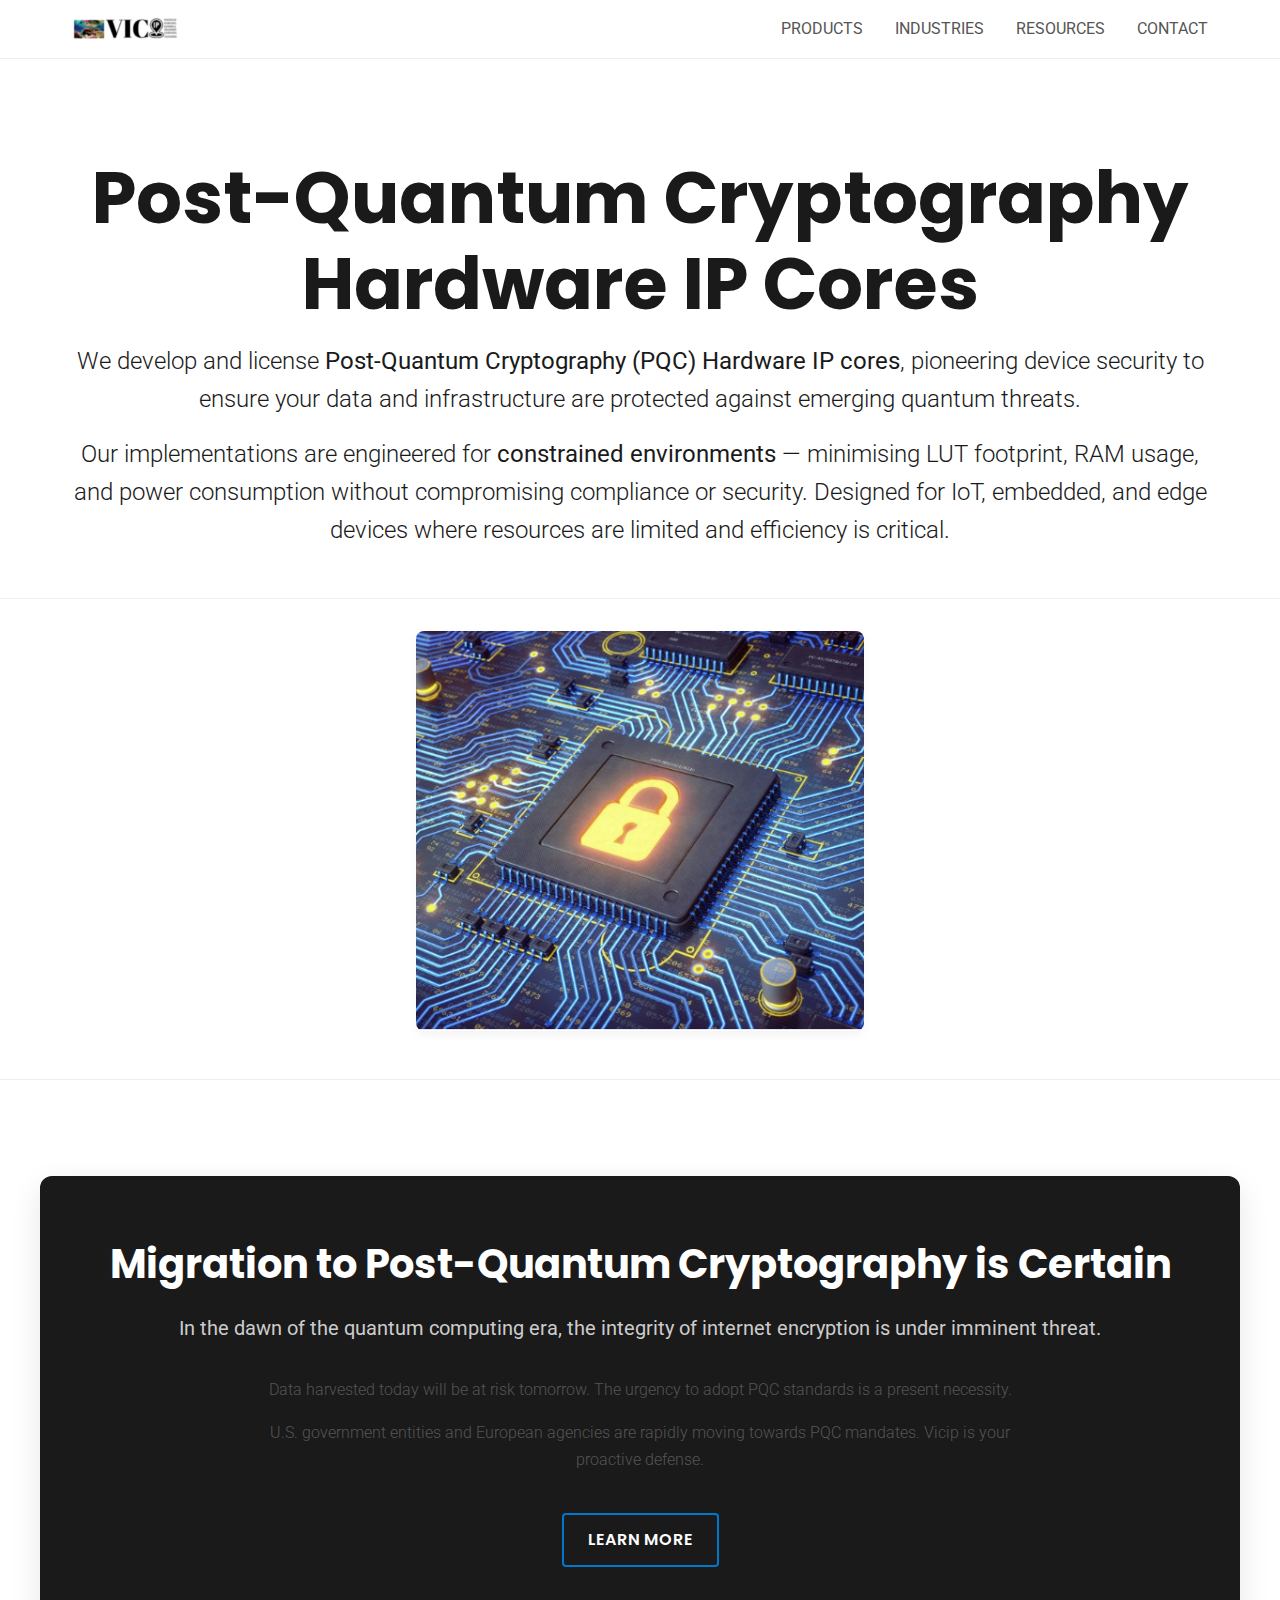
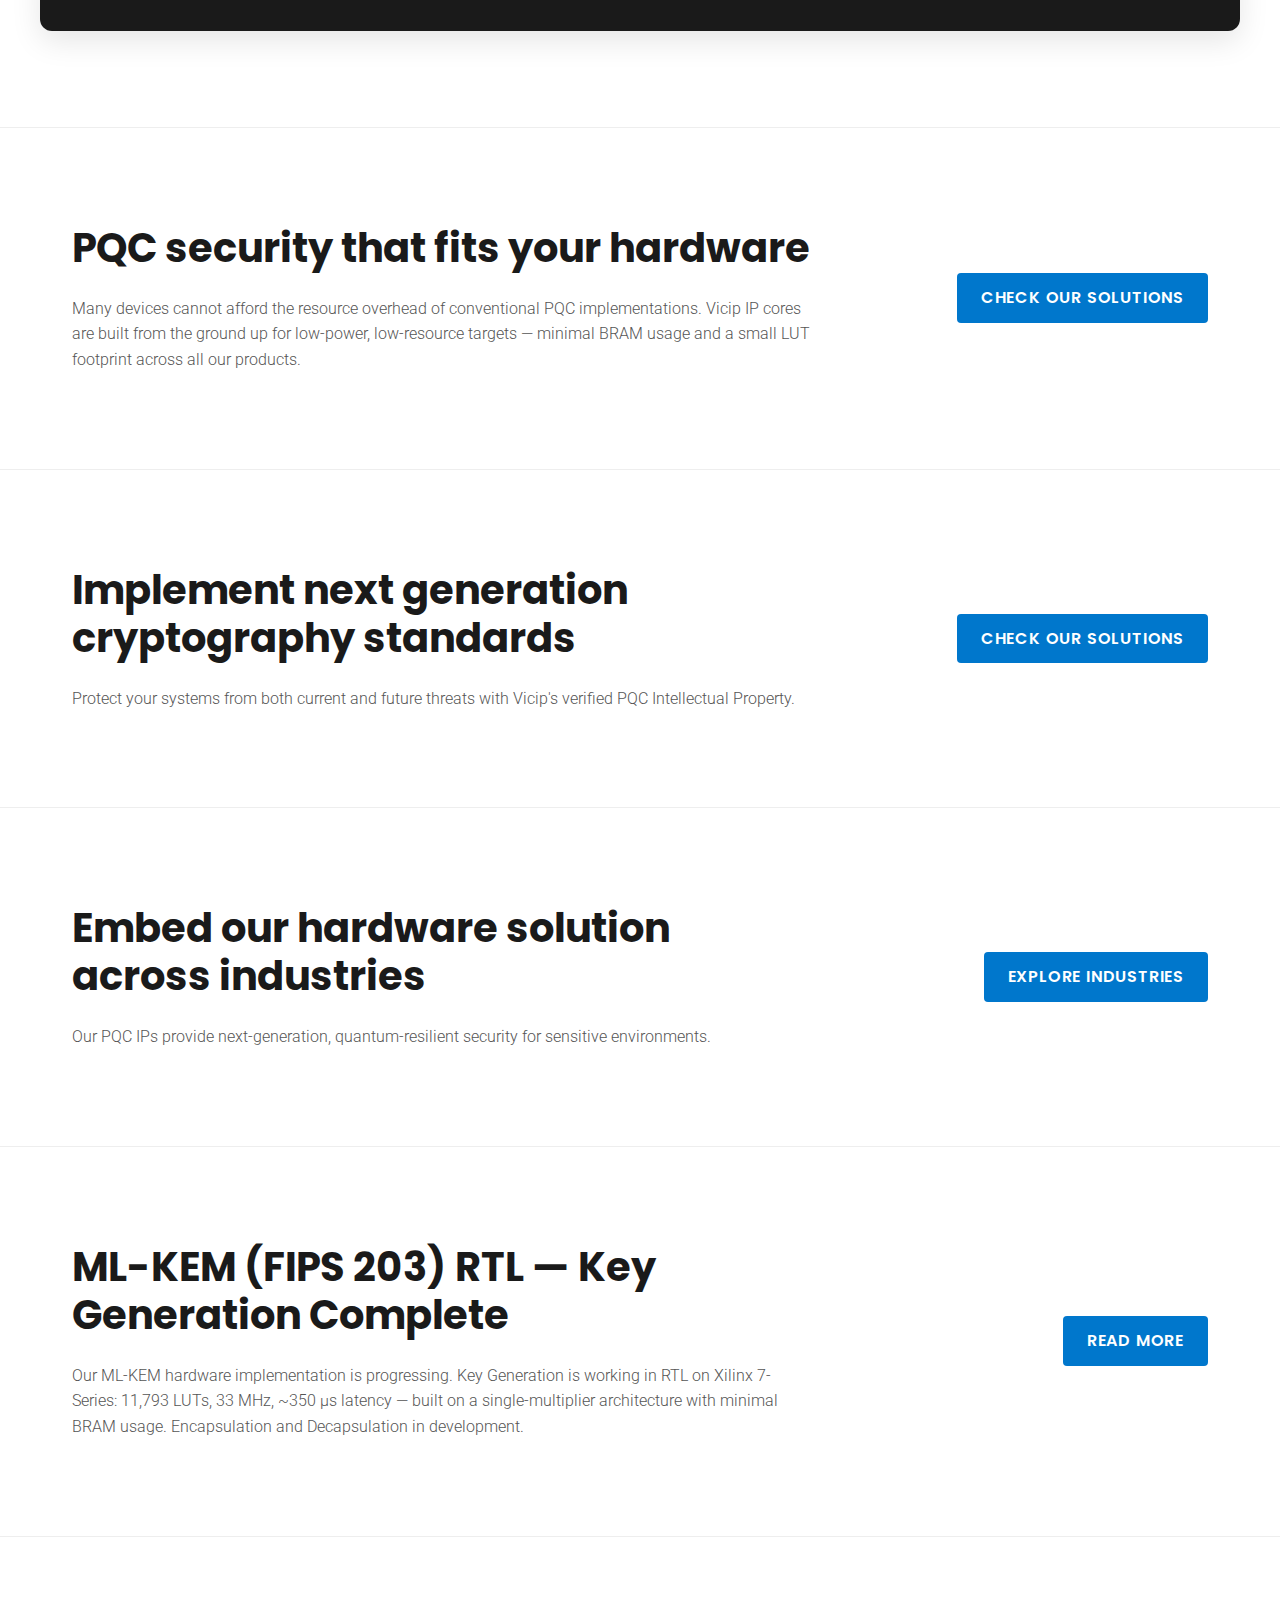
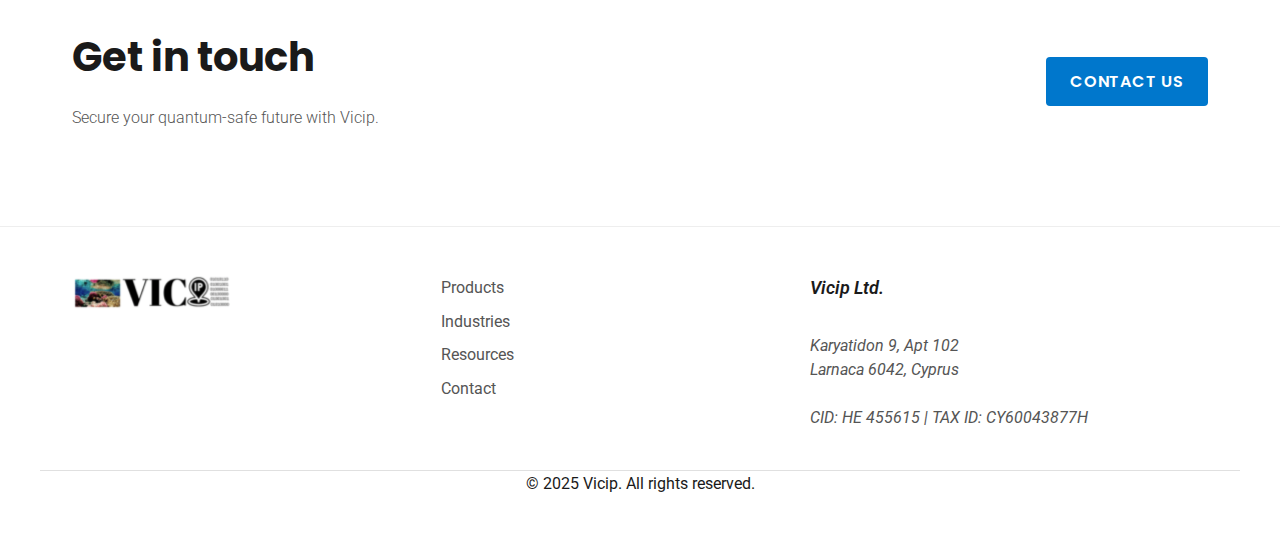
<file: index.html>
<!DOCTYPE html>
<html lang="en">
<head>
    <!-- Google tag (gtag.js) -->
    <script async src="https://www.googletagmanager.com/gtag/js?id=G-3DBSX8DK7Z"></script>
    <script>
      window.dataLayer = window.dataLayer || [];
      function gtag(){dataLayer.push(arguments);}
      gtag('js', new Date());
      gtag('config', 'G-3DBSX8DK7Z');
    </script>

    <meta charset="UTF-8">
    <meta name="viewport" content="width=device-width, initial-scale=1.0">
    
    <link rel="canonical" href="https://vic-ip.com/" />
    <meta name="description" content="Post-quantum cryptography hardware IP cores including Ascon AEAD, Hash, and XOF. NIST-compliant lightweight security for IoT, automotive, and embedded systems." />

    
    <title>Post-Quantum Cryptography Hardware IP Cores | Vicip</title>
    
    <link href="https://fonts.googleapis.com/css2?family=Poppins:wght@400;600;700&family=Roboto:wght@300;400;500&display=swap" rel="stylesheet">
    <link rel="stylesheet" href="styles.css">
</head>
<body>

    <header class="header">
        <div class="container navbar">
            <a href="/" class="logo">
                <img src="vicip_logo.png" alt="Vicip - Post-Quantum Security" class="logo-img">
            </a>
            
            <nav class="nav-links">
                <a href="products.html">PRODUCTS</a>
                <a href="industries.html">INDUSTRIES</a>
                <a href="resources.html">RESOURCES</a>
                <a href="contact.html">CONTACT</a>
            </nav>
        </div>
    </header>

    <main>
        <section class="hero">
            <div class="container">
                <h1>Post-Quantum Cryptography Hardware IP Cores</h1>
                <p>
                    We develop and license 
                    <strong>Post-Quantum Cryptography (PQC) Hardware IP cores</strong>, 
                    pioneering device security to ensure your data and infrastructure 
                    are protected against emerging quantum threats.
                </p>
                <p>
                    Our implementations are engineered for <strong>constrained environments</strong> — 
                    minimising LUT footprint, RAM usage, and power consumption without compromising 
                    compliance or security. Designed for IoT, embedded, and edge devices where 
                    resources are limited and efficiency is critical.
                </p>
            </div>
        </section>
        
        <section class="image-section">
            <div class="container">
                <img src="title_image.png" alt="Hardware security concept for quantum resistance" class="feature-image">
            </div>
        </section>

        <section class="dark-callout">
            <div class="container"> 
                <h2 class="callout-title">Migration to Post-Quantum Cryptography is Certain</h2>
                <p class="callout-subtitle">In the dawn of the quantum computing era, the integrity of internet encryption is under imminent threat.</p>
                <div class="callout-content">
                    <p>Data harvested today will be at risk tomorrow. The urgency to adopt PQC standards is a present necessity.</p>
                    <p>U.S. government entities and European agencies are rapidly moving towards PQC mandates. Vicip is your proactive defense.</p>
                </div>
                <a href="resources.html" class="btn btn-secondary">LEARN MORE</a>
            </div>
        </section>
        
        <section class="white-callout">
            <div class="container"> 
                <div class="white-callout-content">
                    <h2>PQC security that fits your hardware</h2>
                    <p>Many devices cannot afford the resource overhead of conventional PQC implementations. Vicip IP cores are built from the ground up for low-power, low-resource targets — minimal BRAM usage and a small LUT footprint across all our products.</p>
                </div>
                <a href="products.html" class="btn btn-primary">CHECK OUR SOLUTIONS</a>
            </div>
        </section>

        <section class="white-callout">
            <div class="container"> 
                <div class="white-callout-content">
                    <h2>Implement next generation cryptography standards</h2>
                    <p>Protect your systems from both current and future threats with Vicip's verified PQC Intellectual Property.</p>
                </div>
                <a href="products.html" class="btn btn-primary">CHECK OUR SOLUTIONS</a>
            </div>
        </section>

        <section class="white-callout">
            <div class="container"> 
                <div class="white-callout-content">
                    <h2>Embed our hardware solution across industries</h2>
                    <p>Our PQC IPs provide next-generation, quantum-resilient security for sensitive environments.</p>
                </div>
                <a href="industries.html" class="btn btn-primary">EXPLORE INDUSTRIES</a>
            </div>
        </section>

        <section class="white-callout">
            <div class="container">
                <div class="white-callout-content">
                    <h2>ML-KEM (FIPS 203) RTL — Key Generation Complete</h2>
                    <p>Our ML-KEM hardware implementation is progressing. Key Generation is working in RTL on Xilinx 7-Series: 11,793 LUTs, 33 MHz, ~350 µs latency — built on a single-multiplier architecture with minimal BRAM usage. Encapsulation and Decapsulation in development.</p>
                </div>
                <a href="ml-kem.html" class="btn btn-primary">READ MORE</a>
            </div>
        </section>

        <section class="white-callout">
            <div class="container"> 
                <div class="white-callout-content">
                    <h2>Get in touch</h2>
                    <p>Secure your quantum-safe future with Vicip.</p>
                </div>
                <a href="contact.html" class="btn btn-primary">CONTACT US</a>
            </div>
        </section>
    </main>

    <footer class="footer">
        <div class="container footer-content">
            <div class="footer-logo">
                <a href="/">
                    <img src="vicip_logo.png" alt="Vicip Home" class="footer-img">
                </a>
            </div>

            <div class="footer-links">
                <a href="products.html">Products</a>
                <a href="industries.html">Industries</a>
                <a href="resources.html">Resources</a>
                <a href="contact.html">Contact</a>
            </div>

            <address class="footer-address">
                <strong>Vicip Ltd.</strong><br>
                Karyatidon 9, Apt 102<br>
                Larnaca 6042, Cyprus<br><br>
                CID: HE 455615 | TAX ID: CY60043877H
            </address>
        </div>

        <div class="container footer-copyright">
            &copy; 2025 Vicip. All rights reserved.
        </div>
    </footer>

</body>
</html>
</file>
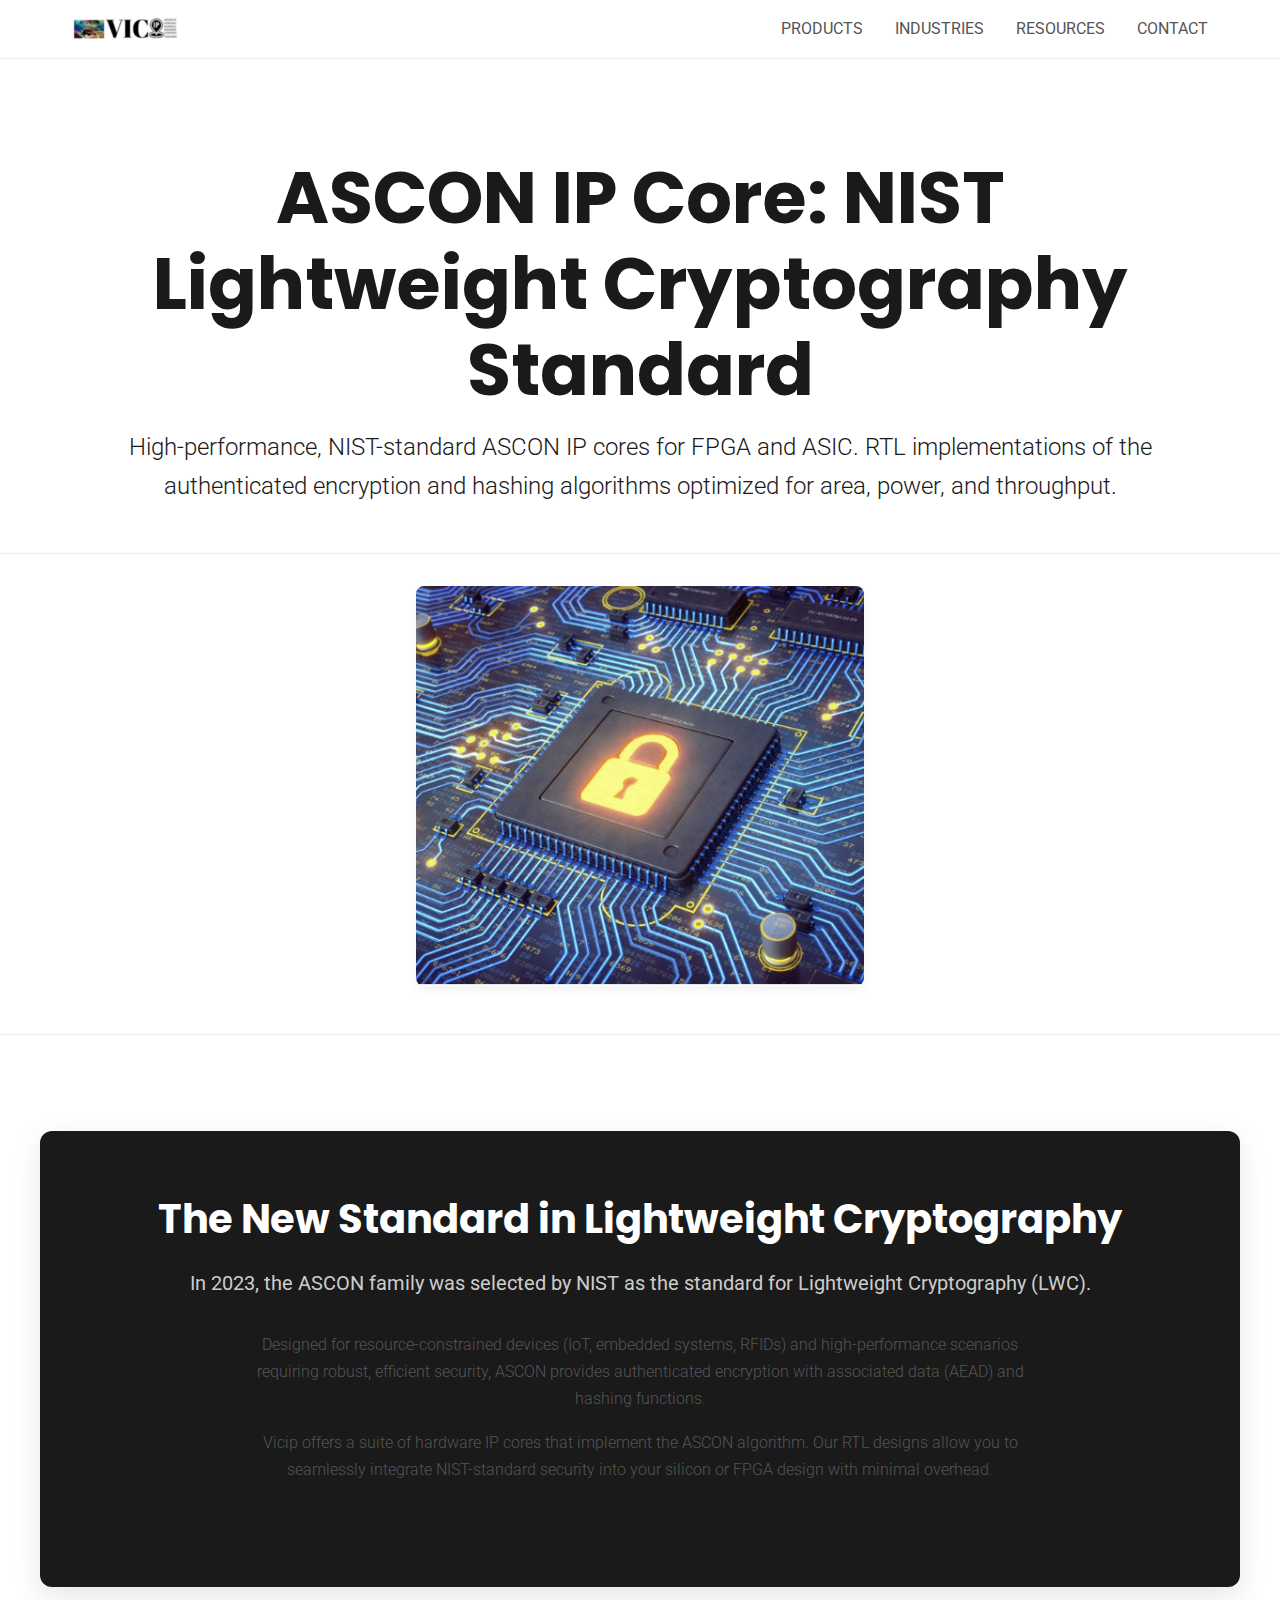
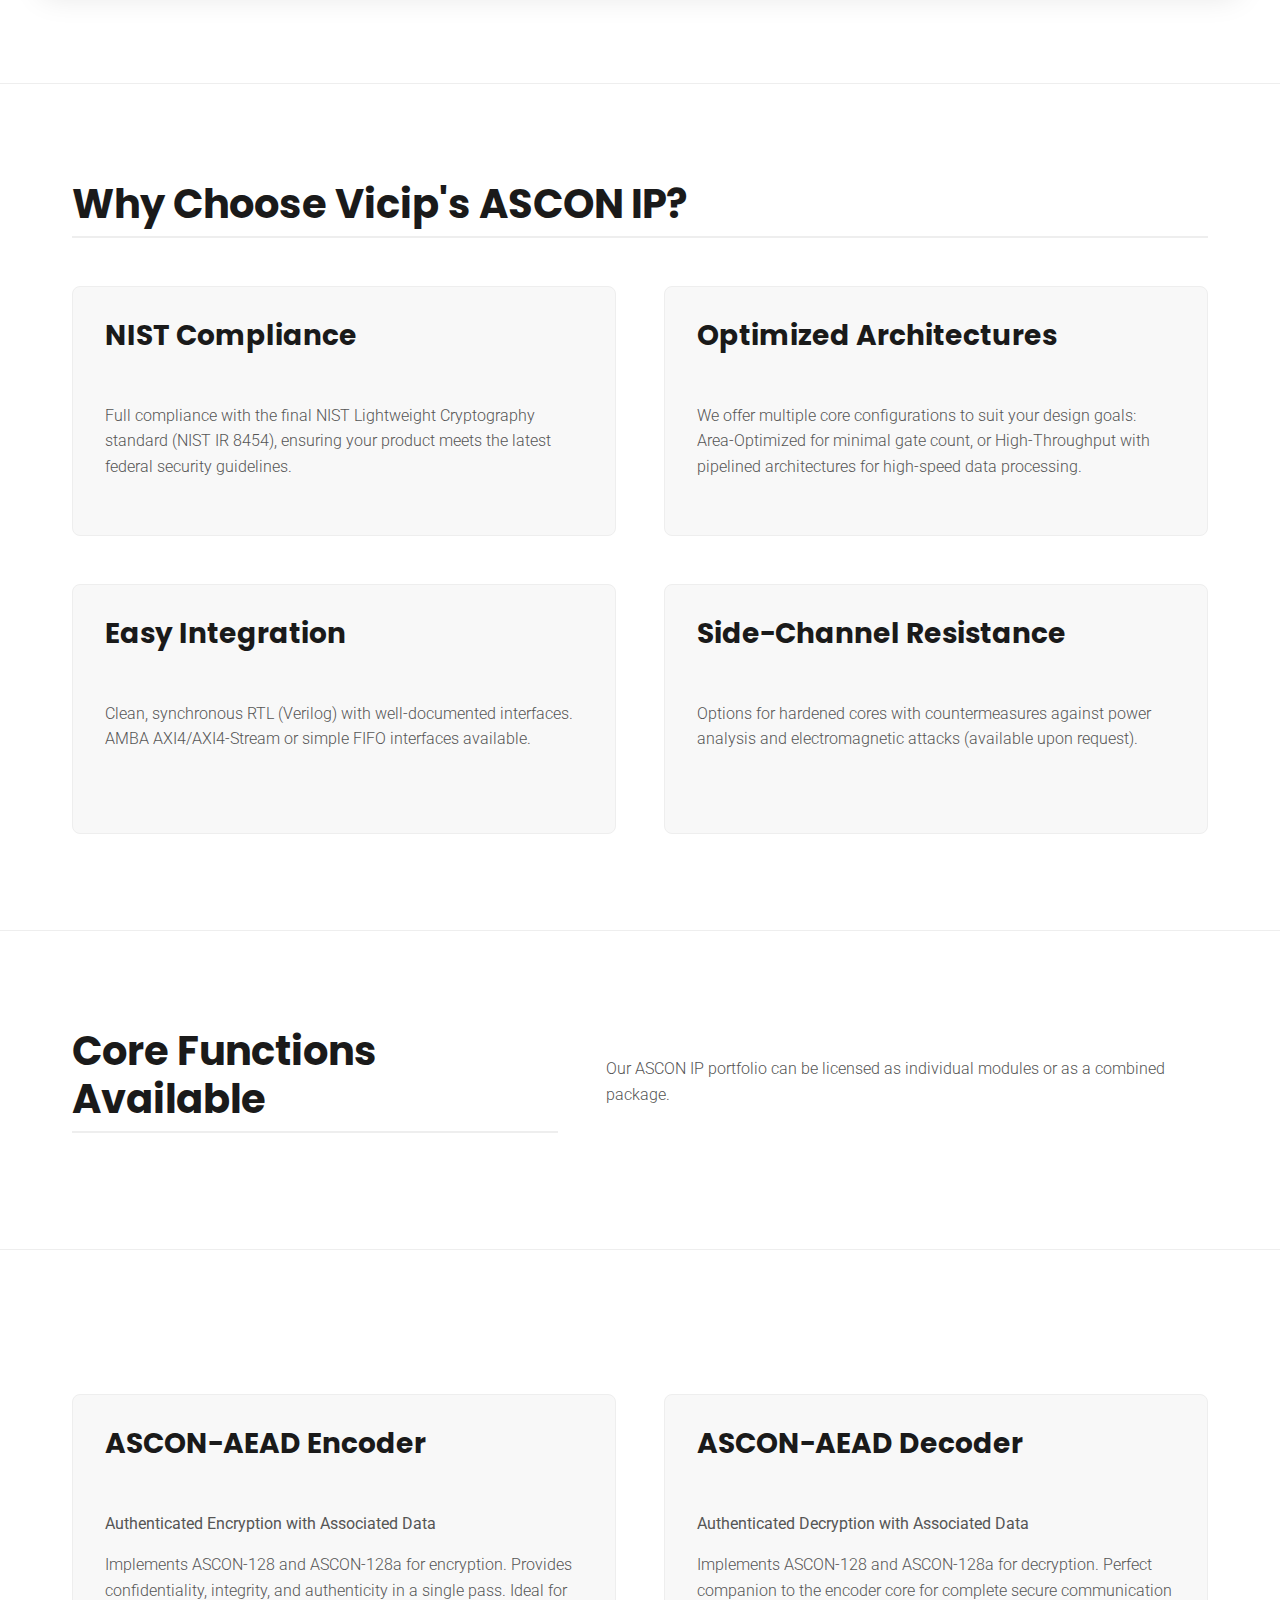
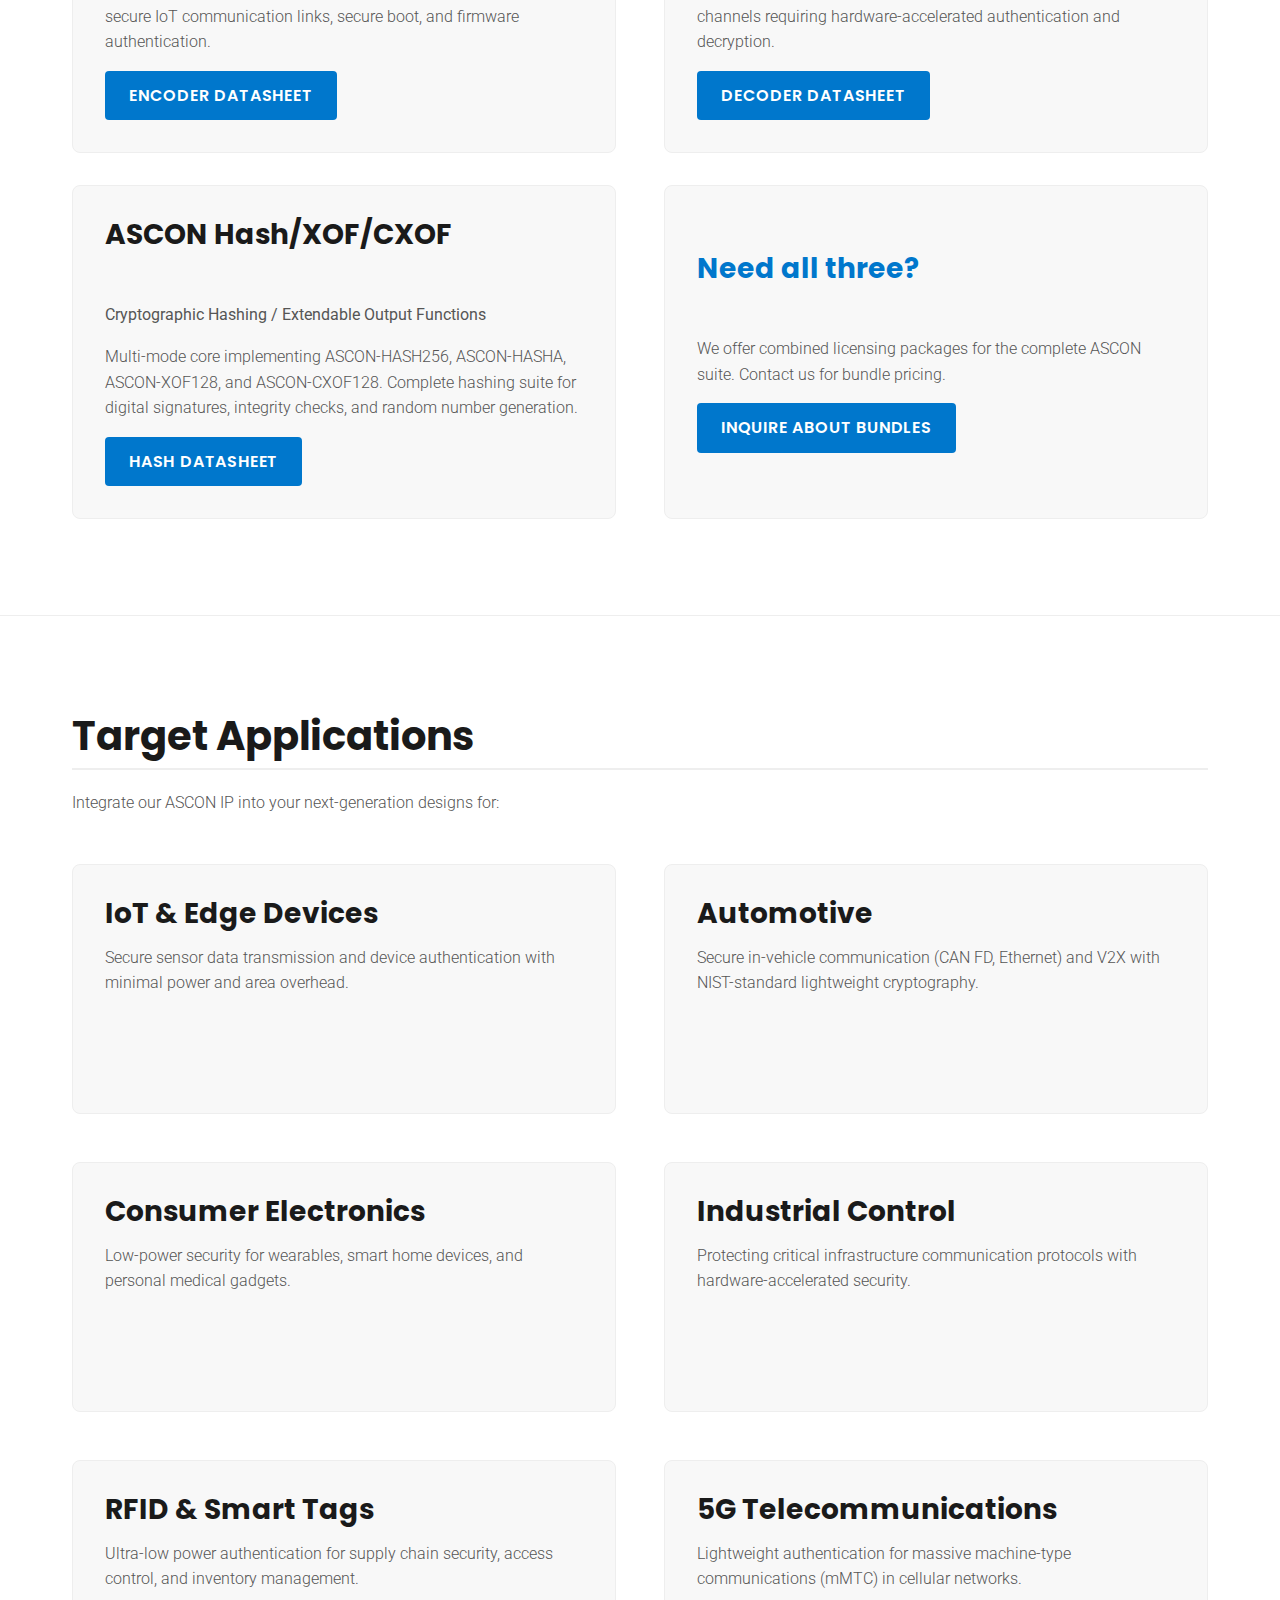
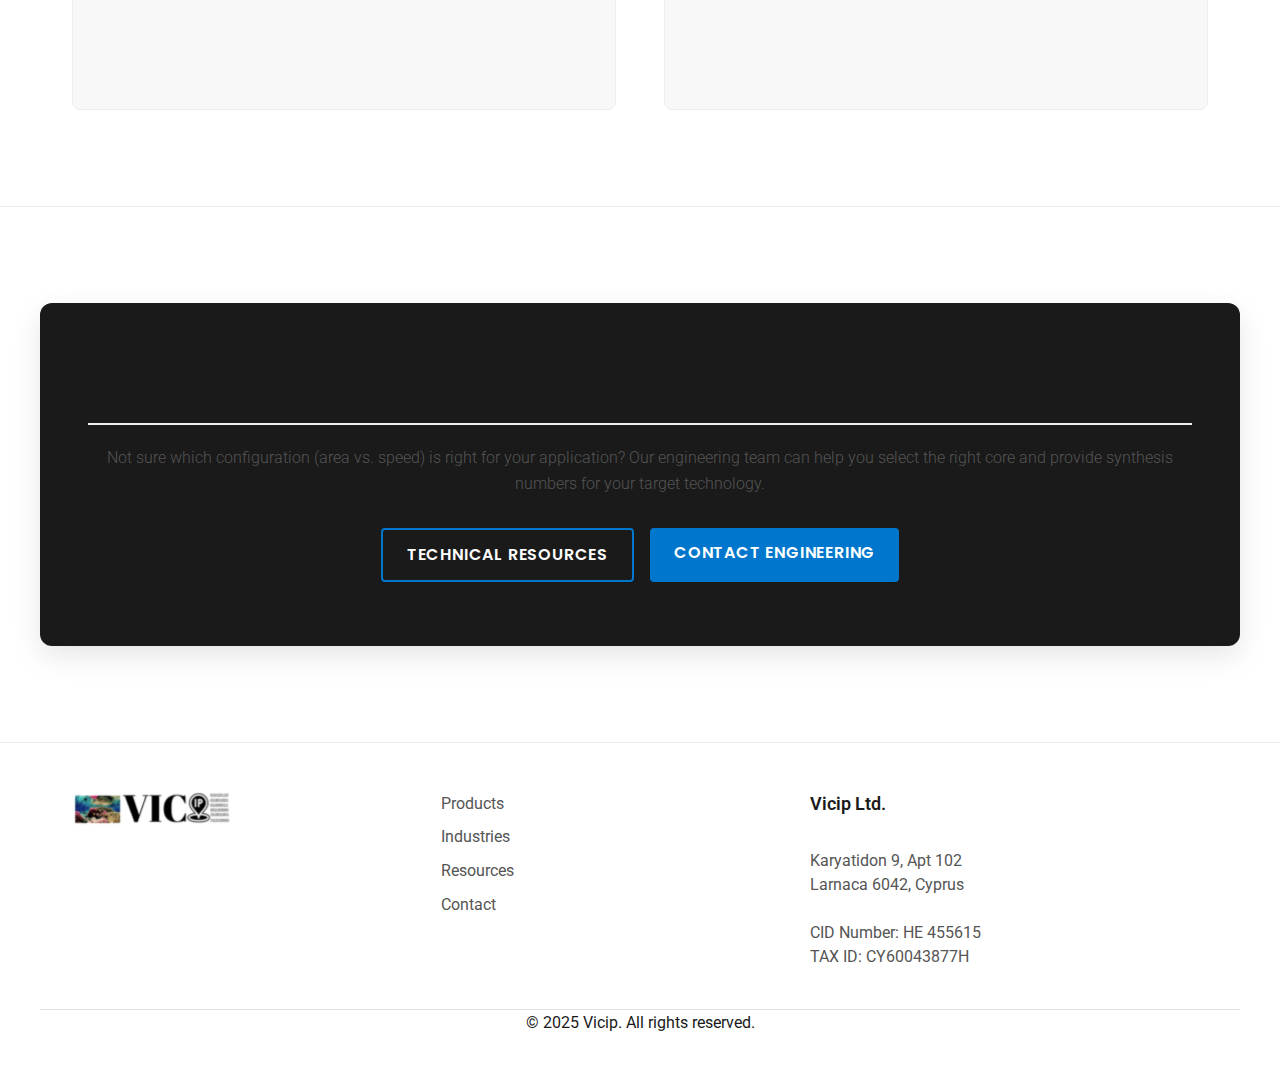
<file: ascon.html>
<!DOCTYPE html>
<html lang="en">
<head>
    <!-- Google tag (gtag.js) -->
    <script async src="https://www.googletagmanager.com/gtag/js?id=G-3DBSX8DK7Z"></script>
    <script>
      window.dataLayer = window.dataLayer || [];
      function gtag(){dataLayer.push(arguments);}
      gtag('js', new Date());
    
      gtag('config', 'G-3DBSX8DK7Z');
    </script>
    <link rel="canonical" href="https://vic-ip.com/ascon.html" />
    <meta charset="UTF-8">
    <meta name="viewport" content="width=device-width, initial-scale=1.0">
    <meta name="description" content="ASCON IP core: NIST-standard lightweight cryptography for hardware. AEAD, Hash, and XOF implementations optimized for FPGA and ASIC." />

    <title>Vicip | ASCON IP Core - NIST Lightweight Cryptography</title>
    
    <link href="https://fonts.googleapis.com/css2?family=Poppins:wght@400;600;700&family=Roboto:wght@300;400;500&display=swap" rel="stylesheet">
    
    <link rel="stylesheet" href="styles.css">
</head>
<body>

    <header class="header">
        <div class="container navbar">
            <a href="/" class="logo">
                <img src="vicip_logo.png" alt="Vicip Logo" class="logo-img">
            </a>
            
            <nav class="nav-links">
                <a href="products.html">PRODUCTS</a>
                <a href="industries.html">INDUSTRIES</a>
                <a href="resources.html">RESOURCES</a>
                <a href="contact.html">CONTACT</a>
            </nav>
        </div>
    </header>

    <section class="hero">
        <div class="container">
            <h1>ASCON IP Core: NIST Lightweight Cryptography Standard</h1>
            <p>
                High-performance, NIST-standard ASCON IP cores for FPGA and ASIC. 
                RTL implementations of the authenticated encryption and hashing algorithms 
                optimized for area, power, and throughput.
            </p>
        </div>
    </section>

    <section class="image-section">
        <div class="container">
            <img src="title_image.png" alt="ASCON hardware security concept" class="feature-image">
        </div>
    </section>

    <section class="dark-callout">
        <div class="container"> 
            <h2 class="callout-title">The New Standard in Lightweight Cryptography</h2>
            <p class="callout-subtitle">In 2023, the ASCON family was selected by NIST as the standard for Lightweight Cryptography (LWC).</p>
            <div class="callout-content">
                <p>Designed for resource-constrained devices (IoT, embedded systems, RFIDs) and high-performance scenarios requiring robust, efficient security, ASCON provides authenticated encryption with associated data (AEAD) and hashing functions.</p>
                <p>Vicip offers a suite of hardware IP cores that implement the ASCON algorithm. Our RTL designs allow you to seamlessly integrate NIST-standard security into your silicon or FPGA design with minimal overhead.</p>
            </div>
        </div>
    </section>

    <section class="product-listing">
        <div class="container">
            <h2>Why Choose Vicip's ASCON IP?</h2>
            
            <div class="grid-2">
                <div class="card product-card">
                    <h3>NIST Compliance</h3>
                    <p>Full compliance with the final NIST Lightweight Cryptography standard (NIST IR 8454), ensuring your product meets the latest federal security guidelines.</p>
                </div>

                <div class="card product-card">
                    <h3>Optimized Architectures</h3>
                    <p>We offer multiple core configurations to suit your design goals: Area-Optimized for minimal gate count, or High-Throughput with pipelined architectures for high-speed data processing.</p>
                </div>

                <div class="card product-card">
                    <h3>Easy Integration</h3>
                    <p>Clean, synchronous RTL (Verilog) with well-documented interfaces. AMBA AXI4/AXI4-Stream or simple FIFO interfaces available.</p>
                </div>

                <div class="card product-card">
                    <h3>Side-Channel Resistance</h3>
                    <p>Options for hardened cores with countermeasures against power analysis and electromagnetic attacks (available upon request).</p>
                </div>
            </div>
        </div>
    </section>

    <section class="white-callout">
        <div class="container">
            <h2>Core Functions Available</h2>
            <p>Our ASCON IP portfolio can be licensed as individual modules or as a combined package.</p>
        </div>
    </section>

    <section class="product-listing">
        <div class="container">
            <div class="grid-2">
                <div class="card product-card">
                    <h3>ASCON-AEAD Encoder</h3>
                    <p><strong>Authenticated Encryption with Associated Data</strong></p>
                    <p>Implements ASCON-128 and ASCON-128a for encryption. Provides confidentiality, integrity, and authenticity in a single pass. Ideal for secure IoT communication links, secure boot, and firmware authentication.</p>
                    <a href="NIST_Ascon_AEAD_Encoder.pdf" class="btn btn-primary">Encoder Datasheet</a>
                </div>
    
                <div class="card product-card">
                    <h3>ASCON-AEAD Decoder</h3>
                    <p><strong>Authenticated Decryption with Associated Data</strong></p>
                    <p>Implements ASCON-128 and ASCON-128a for decryption. Perfect companion to the encoder core for complete secure communication channels requiring hardware-accelerated authentication and decryption.</p>
                    <a href="NIST_Ascon_AEAD_Decoder.pdf" class="btn btn-primary">Decoder Datasheet</a>
                </div>
            </div>
            
            <div class="grid-2" style="margin-top: 2rem;">
                <div class="card product-card">
                    <h3>ASCON Hash/XOF/CXOF</h3>
                    <p><strong>Cryptographic Hashing / Extendable Output Functions</strong></p>
                    <p>Multi-mode core implementing ASCON-HASH256, ASCON-HASHA, ASCON-XOF128, and ASCON-CXOF128. Complete hashing suite for digital signatures, integrity checks, and random number generation.</p>
                    <a href="NIST_Ascon_Hash.pdf" class="btn btn-primary">Hash Datasheet</a>
                </div>
                <div class="card product-card" style="display: flex; flex-direction: column; justify-content: center; background-color: var(--color-hover);">
                    <h3 style="color: var(--color-accent);">Need all three?</h3>
                    <p>We offer combined licensing packages for the complete ASCON suite. Contact us for bundle pricing.</p>
                    <a href="contact.html" class="btn btn-primary" style="align-self: flex-start;">INQUIRE ABOUT BUNDLES</a>
                </div>
            </div>
        </div>
    </section>

    <section class="industry-list">
        <div class="container">
            <h2>Target Applications</h2>
            <p>Integrate our ASCON IP into your next-generation designs for:</p>
            
            <div class="grid-2">
                <div class="card industry-card">
                    <h3>IoT & Edge Devices</h3>
                    <p>Secure sensor data transmission and device authentication with minimal power and area overhead.</p>
                </div>

                <div class="card industry-card">
                    <h3>Automotive</h3>
                    <p>Secure in-vehicle communication (CAN FD, Ethernet) and V2X with NIST-standard lightweight cryptography.</p>
                </div>
                
                <div class="card industry-card">
                    <h3>Consumer Electronics</h3>
                    <p>Low-power security for wearables, smart home devices, and personal medical gadgets.</p>
                </div>

                <div class="card industry-card">
                    <h3>Industrial Control</h3>
                    <p>Protecting critical infrastructure communication protocols with hardware-accelerated security.</p>
                </div>

                <div class="card industry-card">
                    <h3>RFID & Smart Tags</h3>
                    <p>Ultra-low power authentication for supply chain security, access control, and inventory management.</p>
                </div>

                <div class="card industry-card">
                    <h3>5G Telecommunications</h3>
                    <p>Lightweight authentication for massive machine-type communications (mMTC) in cellular networks.</p>
                </div>
            </div>
        </div>
    </section>

    <section class="dark-callout">
        <div class="container">
            <h2>Ready to secure your design?</h2>
            <p>Not sure which configuration (area vs. speed) is right for your application? Our engineering team can help you select the right core and provide synthesis numbers for your target technology.</p>
            <div style="margin-top: 2rem; display: flex; gap: 1rem; justify-content: center; flex-wrap: wrap;">
                <a href="resources.html" class="btn btn-secondary">TECHNICAL RESOURCES</a>
                <a href="contact.html" class="btn btn-primary">CONTACT ENGINEERING</a>
            </div>
        </div>
    </section>

    <footer class="footer">
        <div class="container footer-content">
            <div class="footer-logo">
                <a href="/"> <img src="vicip_logo.png" alt="Vicip Logo" class="footer-img">
                </a>
            </div>

            <div class="footer-links">
                <a href="products.html">Products</a>
                <a href="industries.html">Industries</a>
                <a href="resources.html">Resources</a>
                <a href="contact.html">Contact</a>
            </div>

            <div class="footer-address">
                <strong>Vicip Ltd.</strong><br>
                Karyatidon 9, Apt 102<br>
                Larnaca 6042, Cyprus<br><br>
                CID Number: HE 455615<br>
                TAX ID: CY60043877H
            </div>
        </div>

        <div class="container footer-copyright">
            &copy; 2025 Vicip. All rights reserved.
        </div>
    </footer>

</body>
</html>
</file>
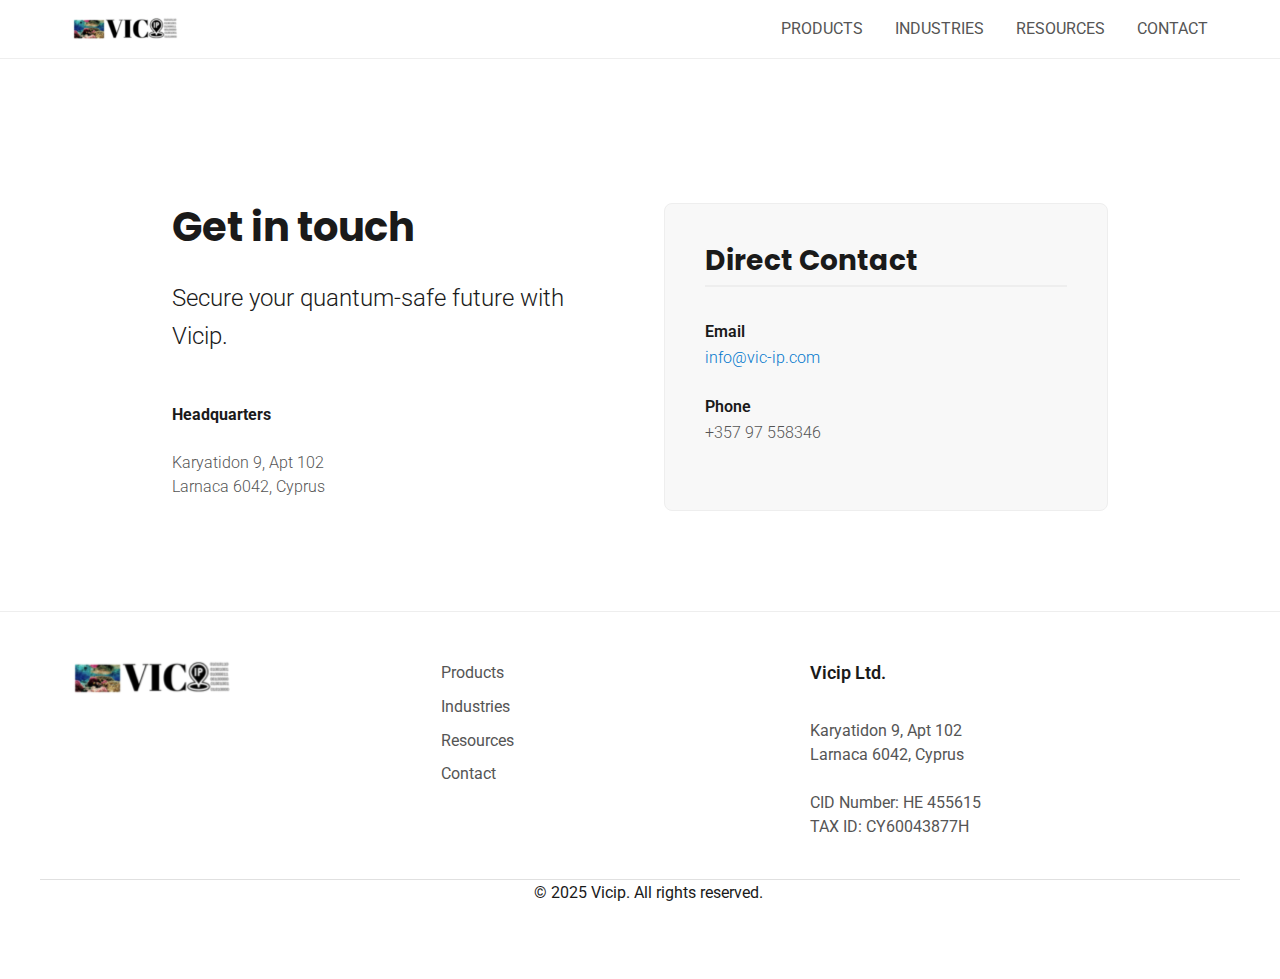
<file: contact.html>
<!DOCTYPE html>
<html lang="en">
<head>
    <!-- Google tag (gtag.js) -->
    <script async src="https://www.googletagmanager.com/gtag/js?id=G-3DBSX8DK7Z"></script>
    <script>
      window.dataLayer = window.dataLayer || [];
      function gtag(){dataLayer.push(arguments);}
      gtag('js', new Date());
    
      gtag('config', 'G-3DBSX8DK7Z');
    </script>
    <link rel="canonical" href="https://vic-ip.com/contact.html" />
    <meta charset="UTF-8">
    <meta name="viewport" content="width=device-width, initial-scale=1.0">
    <meta name="description" content="Post-quantum cryptography hardware IP cores including Ascon AEAD, Hash, and XOF. NIST-compliant lightweight security for IoT, automotive, and embedded systems." />

    <title>Vicip | Contact Us</title>
    
    <link href="https://fonts.googleapis.com/css2?family=Poppins:wght@400;600;700&family=Roboto:wght@300;400;500&display=swap" rel="stylesheet">
    
    <link rel="stylesheet" href="styles.css">
</head>
<body>

    <header class="header">
        <div class="container navbar">
            <a href="/" class="logo">
                <img src="vicip_logo.png" alt="Vicip Logo" class="logo-img">
            </a>
            
            <nav class="nav-links">
                <a href="products.html">PRODUCTS</a>
                <a href="industries.html">INDUSTRIES</a>
                <a href="resources.html">RESOURCES</a>
                <a href="contact.html">CONTACT</a>
            </nav>
        </div>
    </header>

    <section id="contact-us">
        <div class="container">
            
            <div class="grid-2 contact-layout">
                
                <div class="contact-info">
                    <h2>Get in touch</h2>
                    <p class="intro-text">
                        Secure your quantum-safe future with Vicip.
                    </p>
                    <p class="address-text">
                        <strong>Headquarters</strong><br>
                        Karyatidon 9, Apt 102<br>
                        Larnaca 6042, Cyprus
                    </p>
                </div>
                <div class="contact-details-box card">
                    <h3>Direct Contact</h3>
                    <p>
                        <strong>Email</strong><br>
                        <a href="mailto:info@vicip.com">info@vic-ip.com</a>
                    </p>
                    <p>
                        <strong>Phone</strong><br>
                        +357 97 558346 
                    </p>
                </div>

            </div>
        </div>
    </section>

    <footer class="footer">
        <div class="container footer-content">
            <div class="footer-logo">
                <a href="/"> <img src="vicip_logo.png" alt="Vicip Logo" class="footer-img">
                </a>
            </div>

            <div class="footer-links">
                <a href="products.html">Products</a>
                <a href="industries.html">Industries</a>
                <a href="resources.html">Resources</a>
                <a href="contact.html">Contact</a>
            </div>

            <div class="footer-address">
                <strong>Vicip Ltd.</strong><br>
                Karyatidon 9, Apt 102<br>
                Larnaca 6042, Cyprus<br>
                                     <br>
                CID Number: HE 455615<br>
                TAX ID: CY60043877H
            </div>
        </div>

        <div class="container footer-copyright">
            &copy; 2025 Vicip. All rights reserved.
        </div>
    </footer>

</body>
</html>
</file>
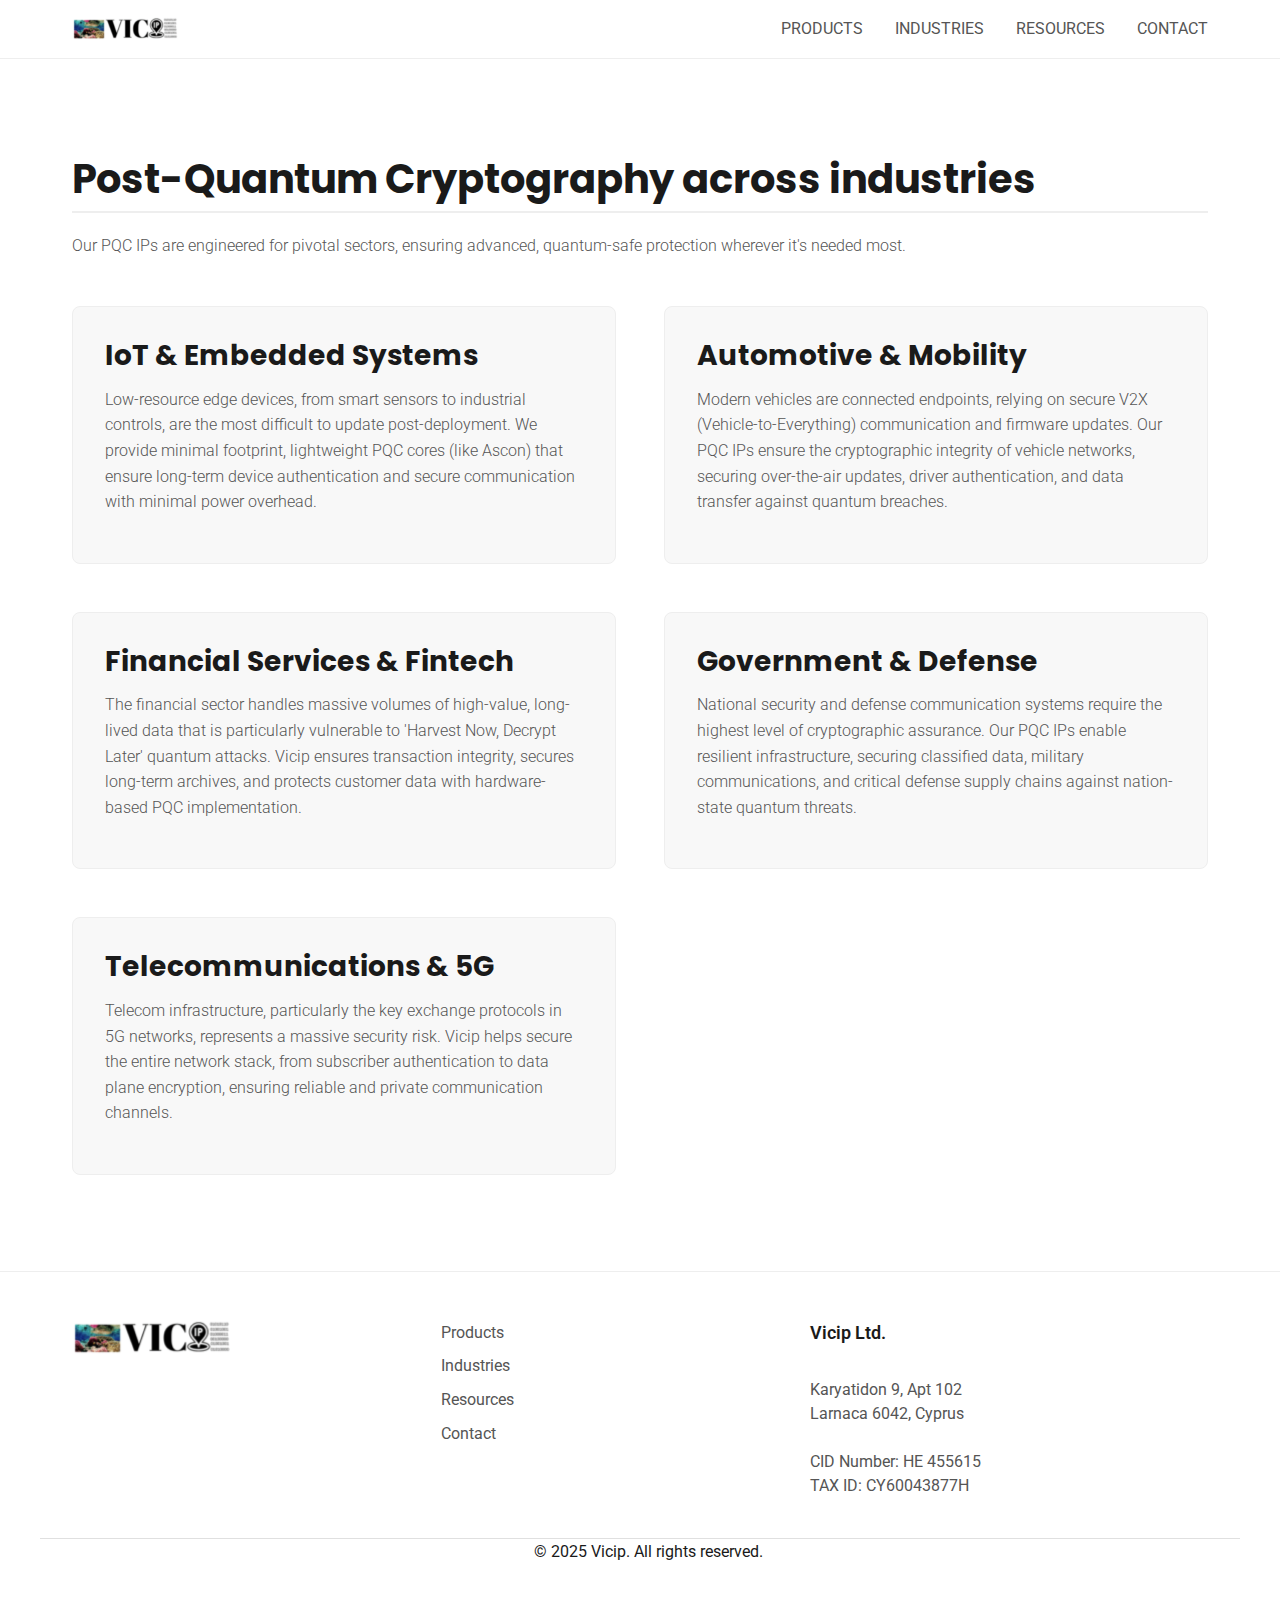
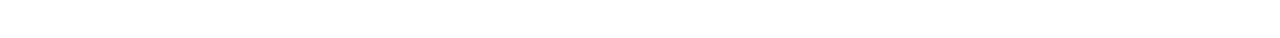
<file: industries.html>
<!DOCTYPE html>
<html lang="en">
<head>
    <!-- Google tag (gtag.js) -->
    <link rel="canonical" href="https://www.vic-ip.com/industries.html/" />
    <script async src="https://www.googletagmanager.com/gtag/js?id=G-3DBSX8DK7Z"></script>
    <script>
      window.dataLayer = window.dataLayer || [];
      function gtag(){dataLayer.push(arguments);}
      gtag('js', new Date());
    
      gtag('config', 'G-3DBSX8DK7Z');
    </script>
    <meta charset="UTF-8">
    <meta name="viewport" content="width=device-width, initial-scale=1.0">
    <title>Vicip | Industries</title>
    
    <link href="https://fonts.googleapis.com/css2?family=Poppins:wght@400;600;700&family=Roboto:wght@300;400;500&display=swap" rel="stylesheet">
    
    <link rel="stylesheet" href="styles.css">
</head>
<body>

    <header class="header">
        <div class="container navbar">
            <a href="index.html" class="logo">
                <img src="vicip_logo.png" alt="Vicip Logo" class="logo-img">
            </a>
            
            <nav class="nav-links">
                <a href="products.html">PRODUCTS</a>
                <a href="industries.html">INDUSTRIES</a>
                <a href="resources.html">RESOURCES</a>
                <a href="contact.html">CONTACT</a>
            </nav>
        </div>
    </header>

    <section id="industries" class="industry-list">
        <div class="container">
            <h2>Post-Quantum Cryptography across industries</h2>
            <p>Our PQC IPs are engineered for pivotal sectors, ensuring advanced, quantum-safe protection wherever it's needed most.</p>
            
            <div class="grid-2">
                
                <div class="card industry-card">
                    <h3>IoT & Embedded Systems</h3>
                    <p>Low-resource edge devices, from smart sensors to industrial controls, are the most difficult to update post-deployment. We provide minimal footprint, lightweight PQC cores (like Ascon) that ensure long-term device authentication and secure communication with minimal power overhead.</p>
                </div>

                <div class="card industry-card">
                    <h3>Automotive & Mobility</h3>
                    <p>Modern vehicles are connected endpoints, relying on secure V2X (Vehicle-to-Everything) communication and firmware updates. Our PQC IPs ensure the cryptographic integrity of vehicle networks, securing over-the-air updates, driver authentication, and data transfer against quantum breaches.</p>
                </div>
                
                <div class="card industry-card">
                    <h3>Financial Services & Fintech</h3>
                    <p>The financial sector handles massive volumes of high-value, long-lived data that is particularly vulnerable to 'Harvest Now, Decrypt Later' quantum attacks. Vicip ensures transaction integrity, secures long-term archives, and protects customer data with hardware-based PQC implementation.</p>
                </div>

                <div class="card industry-card">
                    <h3>Government & Defense</h3>
                    <p>National security and defense communication systems require the highest level of cryptographic assurance. Our PQC IPs enable resilient infrastructure, securing classified data, military communications, and critical defense supply chains against nation-state quantum threats.</p>
                </div>

                <div class="card industry-card">
                    <h3>Telecommunications & 5G</h3>
                    <p>Telecom infrastructure, particularly the key exchange protocols in 5G networks, represents a massive security risk. Vicip helps secure the entire network stack, from subscriber authentication to data plane encryption, ensuring reliable and private communication channels.</p>
                </div>
                
            </div>
            
        </div>
    </section>

    <footer class="footer">
        <div class="container footer-content">
            <div class="footer-logo">
                <a href="index.html"> <img src="vicip_logo.png" alt="Vicip Logo" class="footer-img">
                </a>
            </div>

            <div class="footer-links">
                <a href="products.html">Products</a>
                <a href="industries.html">Industries</a>
                <a href="resources.html">Resources</a>
                <a href="contact.html">Contact</a>
            </div>

            <div class="footer-address">
                <strong>Vicip Ltd.</strong><br>
                Karyatidon 9, Apt 102<br>
                Larnaca 6042, Cyprus<br>
                                     <br>
                CID Number: HE 455615<br>
                TAX ID: CY60043877H
            </div>
        </div>

        <div class="container footer-copyright">
            &copy; 2025 Vicip. All rights reserved.
        </div>
    </footer>

</body>
</html>
</file>
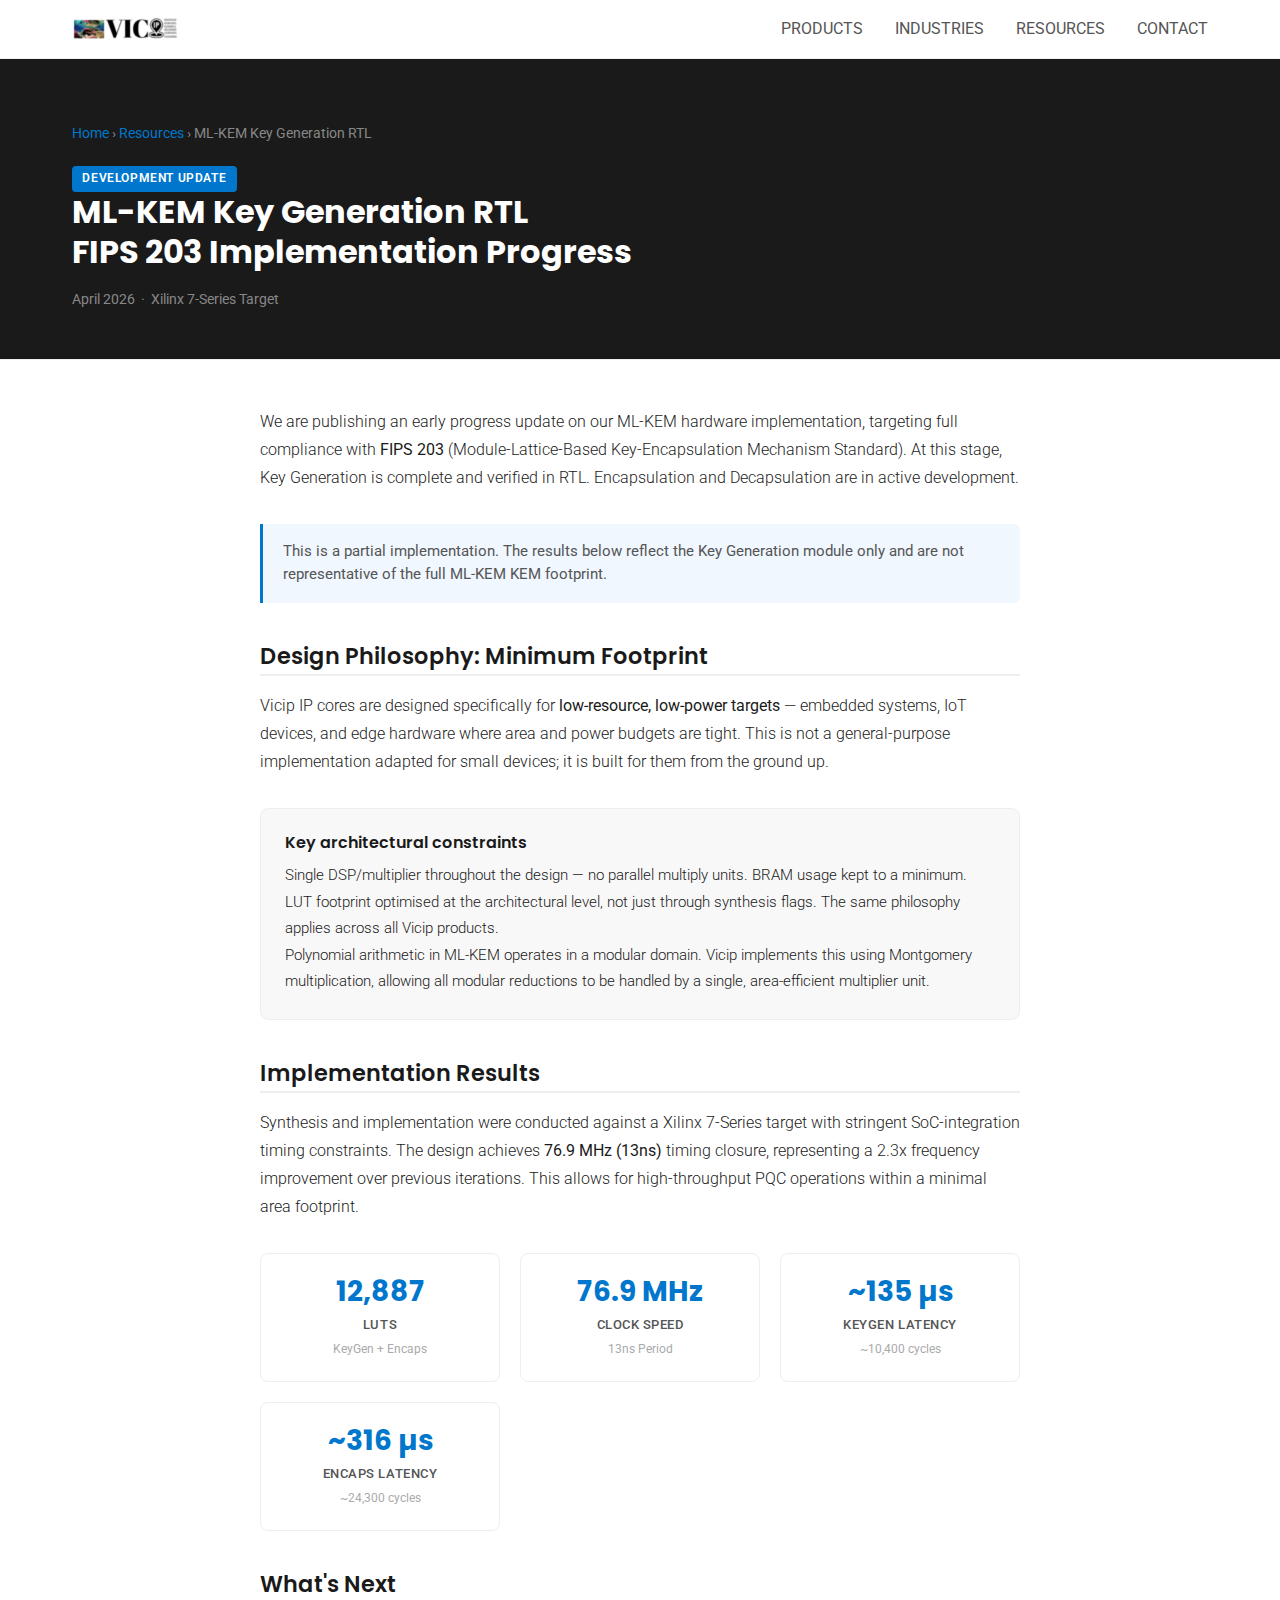
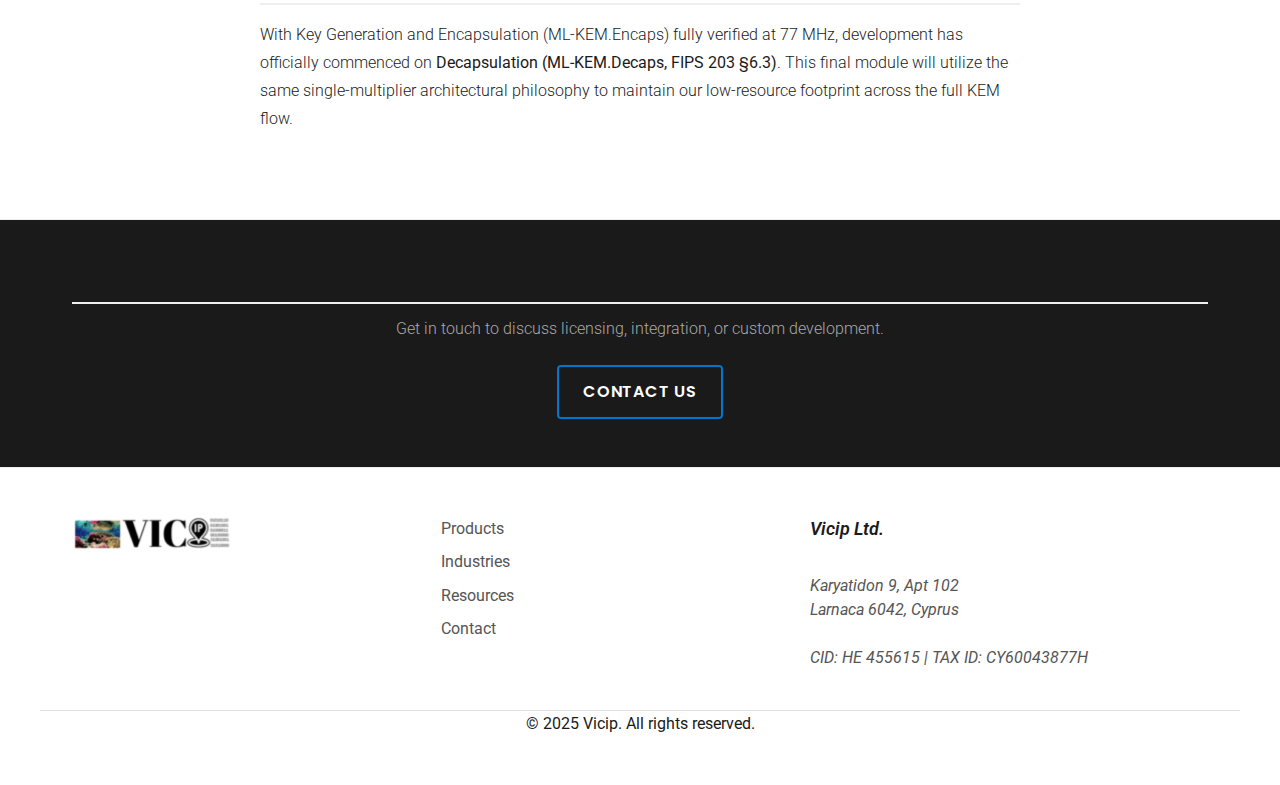
<file: ml-kem.html>
<!DOCTYPE html>
<html lang="en">
<head>
    <!-- Google tag (gtag.js) -->
    <script async src="https://www.googletagmanager.com/gtag/js?id=G-3DBSX8DK7Z"></script>
    <script>
      window.dataLayer = window.dataLayer || [];
      function gtag(){dataLayer.push(arguments);}
      gtag('js', new Date());
      gtag('config', 'G-3DBSX8DK7Z');
    </script>

    <meta charset="UTF-8">
    <meta name="viewport" content="width=device-width, initial-scale=1.0">

    <link rel="canonical" href="https://vic-ip.com/ml-kem.html" />
    <meta name="description" content="ML-KEM (FIPS 203) Key Generation and Encapsulation RTL results. High-performance, low-resource design: 12,887 LUTs, 76.9 MHz, verified on Xilinx 7-Series." />
    
    <title>ML-KEM RTL — KeyGen & Encapsulation Complete | Vicip</title>

    <link href="https://fonts.googleapis.com/css2?family=Poppins:wght@400;600;700&family=Roboto:wght@300;400;500&display=swap" rel="stylesheet">
    <link rel="stylesheet" href="styles.css">

    <style>
        .article-hero {
            background-color: var(--color-dark-bg);
            color: #FFFFFF;
            padding: 4rem 0 3rem;
        }
        .article-hero .breadcrumb {
            font-size: 0.85rem;
            color: #888;
            margin-bottom: 1.25rem;
            font-family: var(--font-body);
        }
        .article-hero .breadcrumb a {
            color: var(--color-accent);
            text-decoration: none;
        }
        .article-hero .breadcrumb a:hover {
            text-decoration: underline;
        }
        .article-hero h1 {
            font-family: var(--font-heading);
            font-size: 2rem;
            font-weight: 700;
            line-height: 1.25;
            margin-bottom: 1rem;
            color: #FFFFFF;
        }
        .article-hero .meta {
            font-size: 0.9rem;
            color: #888;
        }
        .article-hero .tag {
            display: inline-block;
            background: var(--color-accent);
            color: #fff;
            font-size: 0.75rem;
            font-weight: 600;
            padding: 0.2rem 0.65rem;
            border-radius: 4px;
            text-transform: uppercase;
            letter-spacing: 0.05em;
            margin-right: 0.75rem;
        }
        .article-body {
            padding: 3rem 0 4rem;
        }
        .article-content {
            max-width: 760px;
            margin: 0 auto;
        }
        .article-content p {
            margin-bottom: 1.4rem;
            color: var(--color-text-primary);
            line-height: 1.75;
        }
        .article-content h2 {
            font-family: var(--font-heading);
            font-size: 1.4rem;
            font-weight: 600;
            margin: 2.5rem 0 1rem;
            color: var(--color-text-primary);
        }
        .stats-grid {
            display: grid;
            grid-template-columns: repeat(auto-fit, minmax(180px, 1fr));
            gap: 1.25rem;
            margin: 2rem 0;
        }
        .stat-card {
            border: 1px solid var(--color-border);
            border-radius: 8px;
            padding: 1.4rem 1.25rem;
            text-align: center;
        }
        .stat-card .stat-value {
            font-family: var(--font-heading);
            font-size: 1.75rem;
            font-weight: 700;
            color: var(--color-accent);
            line-height: 1.1;
        }
        .stat-card .stat-label {
            font-size: 0.82rem;
            color: var(--color-text-secondary);
            margin-top: 0.4rem;
            font-weight: 500;
            text-transform: uppercase;
            letter-spacing: 0.04em;
        }
        .stat-card .stat-sub {
            font-size: 0.78rem;
            color: #aaa;
            margin-top: 0.25rem;
        }
        .notice {
            background: #F0F7FF;
            border-left: 3px solid var(--color-accent);
            border-radius: 0 6px 6px 0;
            padding: 1rem 1.25rem;
            margin: 2rem 0;
            font-size: 0.92rem;
            color: var(--color-text-secondary);
        }
        .highlight-box {
            background: var(--color-hover);
            border: 1px solid var(--color-border);
            border-radius: 8px;
            padding: 1.5rem;
            margin: 2rem 0;
        }
        .highlight-box h3 {
            font-family: var(--font-heading);
            font-size: 1rem;
            font-weight: 600;
            margin-bottom: 0.6rem;
            color: var(--color-text-primary);
        }
        .highlight-box p {
            margin-bottom: 0 !important;
            font-size: 0.95rem;
        }
        .article-cta {
            background: var(--color-dark-bg);
            color: #fff;
            padding: 3rem 0;
            text-align: center;
        }
        .article-cta h2 {
            font-family: var(--font-heading);
            font-size: 1.5rem;
            font-weight: 600;
            margin-bottom: 0.75rem;
        }
        .article-cta p {
            color: #aaa;
            margin-bottom: 1.5rem;
        }
        @media (max-width: 768px) {
            .article-hero h1 { font-size: 1.6rem; }
            .stats-grid { grid-template-columns: repeat(2, 1fr); }
        }
    </style>
</head>
<body>

    <header class="header">
        <div class="container navbar">
            <a href="/" class="logo">
                <img src="vicip_logo.png" alt="Vicip - Post-Quantum Security" class="logo-img">
            </a>
            <nav class="nav-links">
                <a href="products.html">PRODUCTS</a>
                <a href="industries.html">INDUSTRIES</a>
                <a href="resources.html">RESOURCES</a>
                <a href="contact.html">CONTACT</a>
            </nav>
        </div>
    </header>

    <main>
        <section class="article-hero">
            <div class="container">
                <div class="breadcrumb">
                    <a href="/">Home</a> &rsaquo; <a href="resources.html">Resources</a> &rsaquo; ML-KEM Key Generation RTL
                </div>
                <span class="tag">Development Update</span>
                <h1>ML-KEM Key Generation RTL<br>FIPS 203 Implementation Progress</h1>
                <div class="meta">April 2026 &nbsp;&middot;&nbsp; Xilinx 7-Series Target</div>
            </div>
        </section>

        <section class="article-body">
            <div class="container">
                <div class="article-content">

                    <p>
                        We are publishing an early progress update on our ML-KEM hardware implementation, targeting
                        full compliance with <strong>FIPS 203</strong> (Module-Lattice-Based Key-Encapsulation Mechanism Standard).
                        At this stage, Key Generation is complete and verified in RTL. Encapsulation and Decapsulation are in active development.
                    </p>

                    <div class="notice">
                        This is a partial implementation. The results below reflect the Key Generation module only and are not representative of the full ML-KEM KEM footprint.
                    </div>

                    <h2>Design Philosophy: Minimum Footprint</h2>

                    <p>
                        Vicip IP cores are designed specifically for <strong>low-resource, low-power targets</strong> —
                        embedded systems, IoT devices, and edge hardware where area and power budgets are tight.
                        This is not a general-purpose implementation adapted for small devices; it is built for them from the ground up.
                    </p>

                    <div class="highlight-box">
                        <h3>Key architectural constraints</h3>
                        <p>
                          Single DSP/multiplier throughout the design — no parallel multiply units. BRAM usage kept to a minimum. LUT footprint optimised at the architectural level, not just through synthesis flags. The same philosophy applies across all Vicip products.
                        </p>
                        <p>
                          Polynomial arithmetic in ML-KEM operates in a modular domain. Vicip implements this using Montgomery multiplication, allowing all modular reductions to be handled by a single, area-efficient multiplier unit.
                        </p>
                    </div>

                    <h2>Implementation Results</h2>
                    <p>
                        Synthesis and implementation were conducted against a Xilinx 7-Series target with 
                        stringent SoC-integration timing constraints. The design achieves <strong>76.9 MHz (13ns)</strong> 
                        timing closure, representing a 2.3x frequency improvement over previous iterations. 
                        This allows for high-throughput PQC operations within a minimal area footprint.
                    </p>

                    <div class="stats-grid">
                        <div class="stat-card">
                            <div class="stat-value">12,887</div>
                            <div class="stat-label">LUTs</div>
                            <div class="stat-sub">KeyGen + Encaps</div>
                        </div>
                        <div class="stat-card">
                            <div class="stat-value">76.9 MHz</div>
                            <div class="stat-label">Clock speed</div>
                            <div class="stat-sub">13ns Period</div>
                        </div>
                        <div class="stat-card">
                            <div class="stat-value">~135 µs</div>
                            <div class="stat-label">KeyGen Latency</div>
                            <div class="stat-sub">~10,400 cycles</div>
                        </div>
                        <div class="stat-card">
                            <div class="stat-value">~316 µs</div>
                            <div class="stat-label">Encaps Latency</div>
                            <div class="stat-sub">~24,300 cycles</div>
                        </div>
                    </div>

                    <h2>What's Next</h2>
                    <p>
                        With Key Generation and Encapsulation (ML-KEM.Encaps) fully verified at 77 MHz, 
                        development has officially commenced on <strong>Decapsulation (ML-KEM.Decaps, FIPS 203 §6.3)</strong>. 
                        This final module will utilize the same single-multiplier architectural philosophy 
                        to maintain our low-resource footprint across the full KEM flow.
                    </p>

                </div>
            </div>
        </section>

        <section class="article-cta">
            <div class="container">
                <h2>Interested in ML-KEM for your platform?</h2>
                <p>Get in touch to discuss licensing, integration, or custom development.</p>
                <a href="contact.html" class="btn btn-secondary">CONTACT US</a>
            </div>
        </section>
    </main>

    <footer class="footer">
        <div class="container footer-content">
            <div class="footer-logo">
                <a href="/">
                    <img src="vicip_logo.png" alt="Vicip Home" class="footer-img">
                </a>
            </div>
            <div class="footer-links">
                <a href="products.html">Products</a>
                <a href="industries.html">Industries</a>
                <a href="resources.html">Resources</a>
                <a href="contact.html">Contact</a>
            </div>
            <address class="footer-address">
                <strong>Vicip Ltd.</strong><br>
                Karyatidon 9, Apt 102<br>
                Larnaca 6042, Cyprus<br><br>
                CID: HE 455615 | TAX ID: CY60043877H
            </address>
        </div>
        <div class="container footer-copyright">
            &copy; 2025 Vicip. All rights reserved.
        </div>
    </footer>

</body>
</html>
</file>
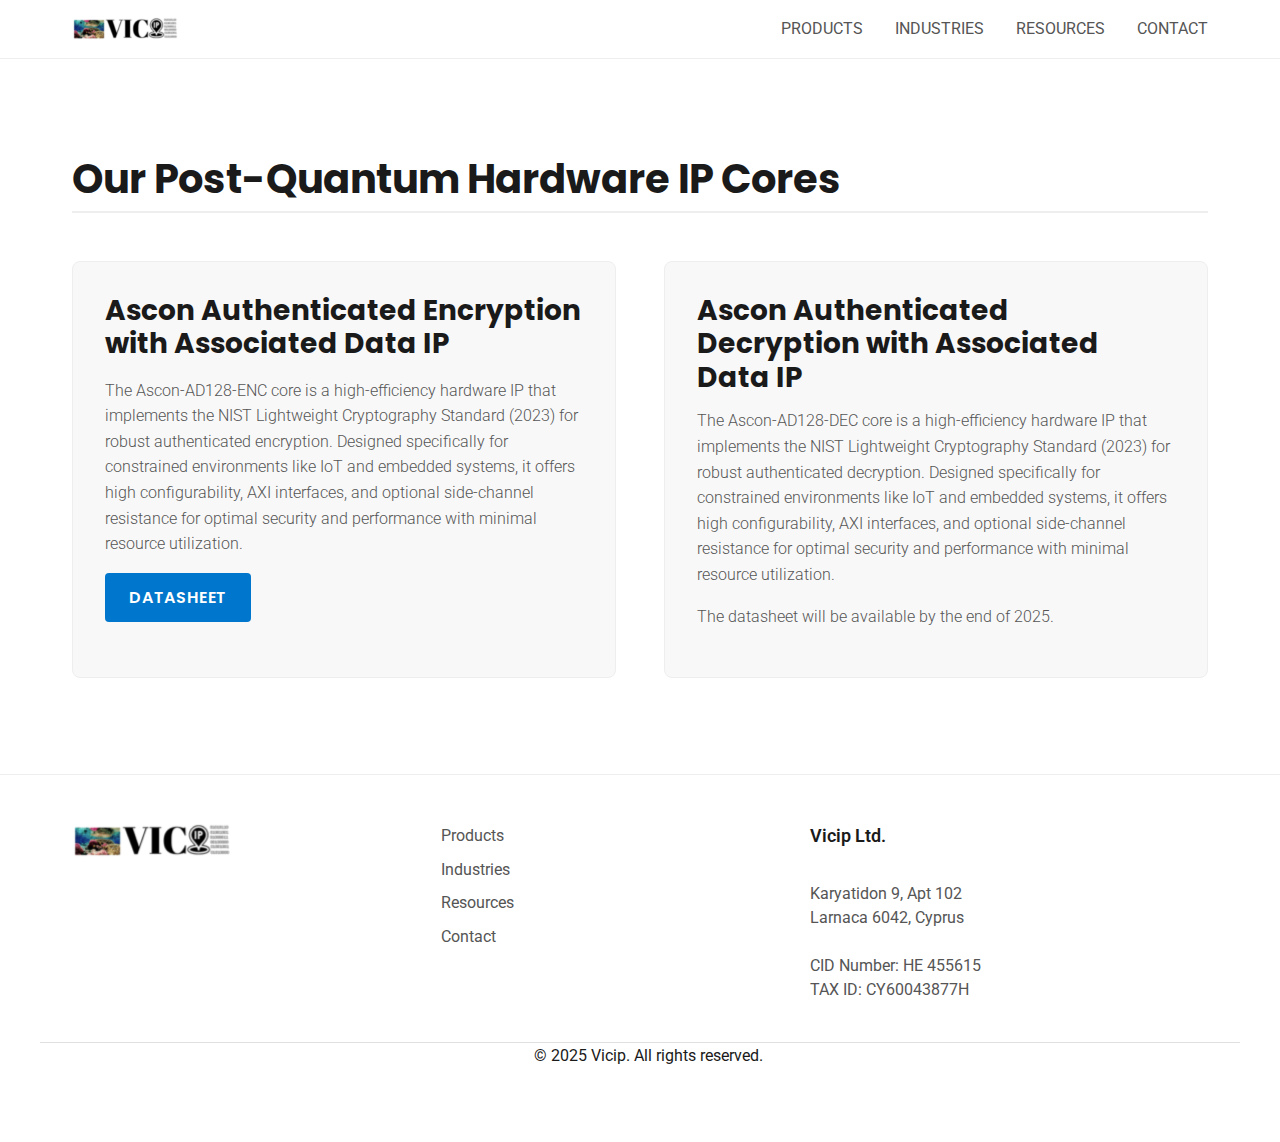
<file: products.html>
<!DOCTYPE html>
<html lang="en">
<head>
    <!-- Google tag (gtag.js) -->
    <script async src="https://www.googletagmanager.com/gtag/js?id=G-3DBSX8DK7Z"></script>
    <script>
      window.dataLayer = window.dataLayer || [];
      function gtag(){dataLayer.push(arguments);}
      gtag('js', new Date());
    
      gtag('config', 'G-3DBSX8DK7Z');
    </script>
    <meta charset="UTF-8">
    <meta name="viewport" content="width=device-width, initial-scale=1.0">
    <title>Vicip | Our Products</title>
    
    <link href="https://fonts.googleapis.com/css2?family=Poppins:wght@400;600;700&family=Roboto:wght@300;400;500&display=swap" rel="stylesheet">
    
    <link rel="stylesheet" href="styles.css">
</head>
<body>

    <header class="header">
        <div class="container navbar">
            <a href="index.html" class="logo">
                <img src="vicip_logo.png" alt="Vicip Logo" class="logo-img">
            </a>
            
            <nav class="nav-links">
                <a href="products.html">PRODUCTS</a>
                <a href="industries.html">INDUSTRIES</a>
                <a href="resources.html">RESOURCES</a>
                <a href="contact.html">CONTACT</a>
            </nav>
        </div>
    </header>

    <section id="products" class="product-listing">
        <div class="container">
            <h2>Our Post-Quantum Hardware IP Cores</h2>
            
            <div class="grid-2">
                <div class="card product-card">
                    <h3>Ascon Authenticated Encryption with Associated Data IP</h3>
                    <p>The Ascon-AD128-ENC core is a high-efficiency hardware IP that implements the NIST Lightweight Cryptography Standard (2023) for robust authenticated encryption. Designed specifically for constrained environments like IoT and embedded systems, it offers high configurability, AXI interfaces, and optional side-channel resistance for optimal security and performance with minimal resource utilization.</p>
                    <a href="NIST_Ascon_AEAD_Encoder.pdf" class="btn btn-primary">Datasheet</a>
                </div>

                <div class="card product-card">
                    <h3>Ascon Authenticated Decryption with Associated Data IP</h3>
                    <p>The Ascon-AD128-DEC core is a high-efficiency hardware IP that implements the NIST Lightweight Cryptography Standard (2023) for robust authenticated decryption. Designed specifically for constrained environments like IoT and embedded systems, it offers high configurability, AXI interfaces, and optional side-channel resistance for optimal security and performance with minimal resource utilization.</p>
                    <p class="availability-note">
                    The datasheet will be available by the end of 2025.
                </p>
                </div>
                
                </div>
            
        </div>
    </section>

    <footer class="footer">
        <div class="container footer-content">
            <div class="footer-logo">
                <a href="index.html"> <img src="vicip_logo.png" alt="Vicip Logo" class="footer-img">
                </a>
            </div>

            <div class="footer-links">
                <a href="products.html">Products</a>
                <a href="industries.html">Industries</a>
                <a href="resources.html">Resources</a>
                <a href="contact.html">Contact</a>
            </div>

            <div class="footer-address">
                <strong>Vicip Ltd.</strong><br>
                Karyatidon 9, Apt 102<br>
                Larnaca 6042, Cyprus<br>
                                     <br>
                CID Number: HE 455615<br>
                TAX ID: CY60043877H
            </div>
        </div>

        <div class="container footer-copyright">
            &copy; 2025 Vicip. All rights reserved.
        </div>
    </footer>

</body>
</html>
</file>
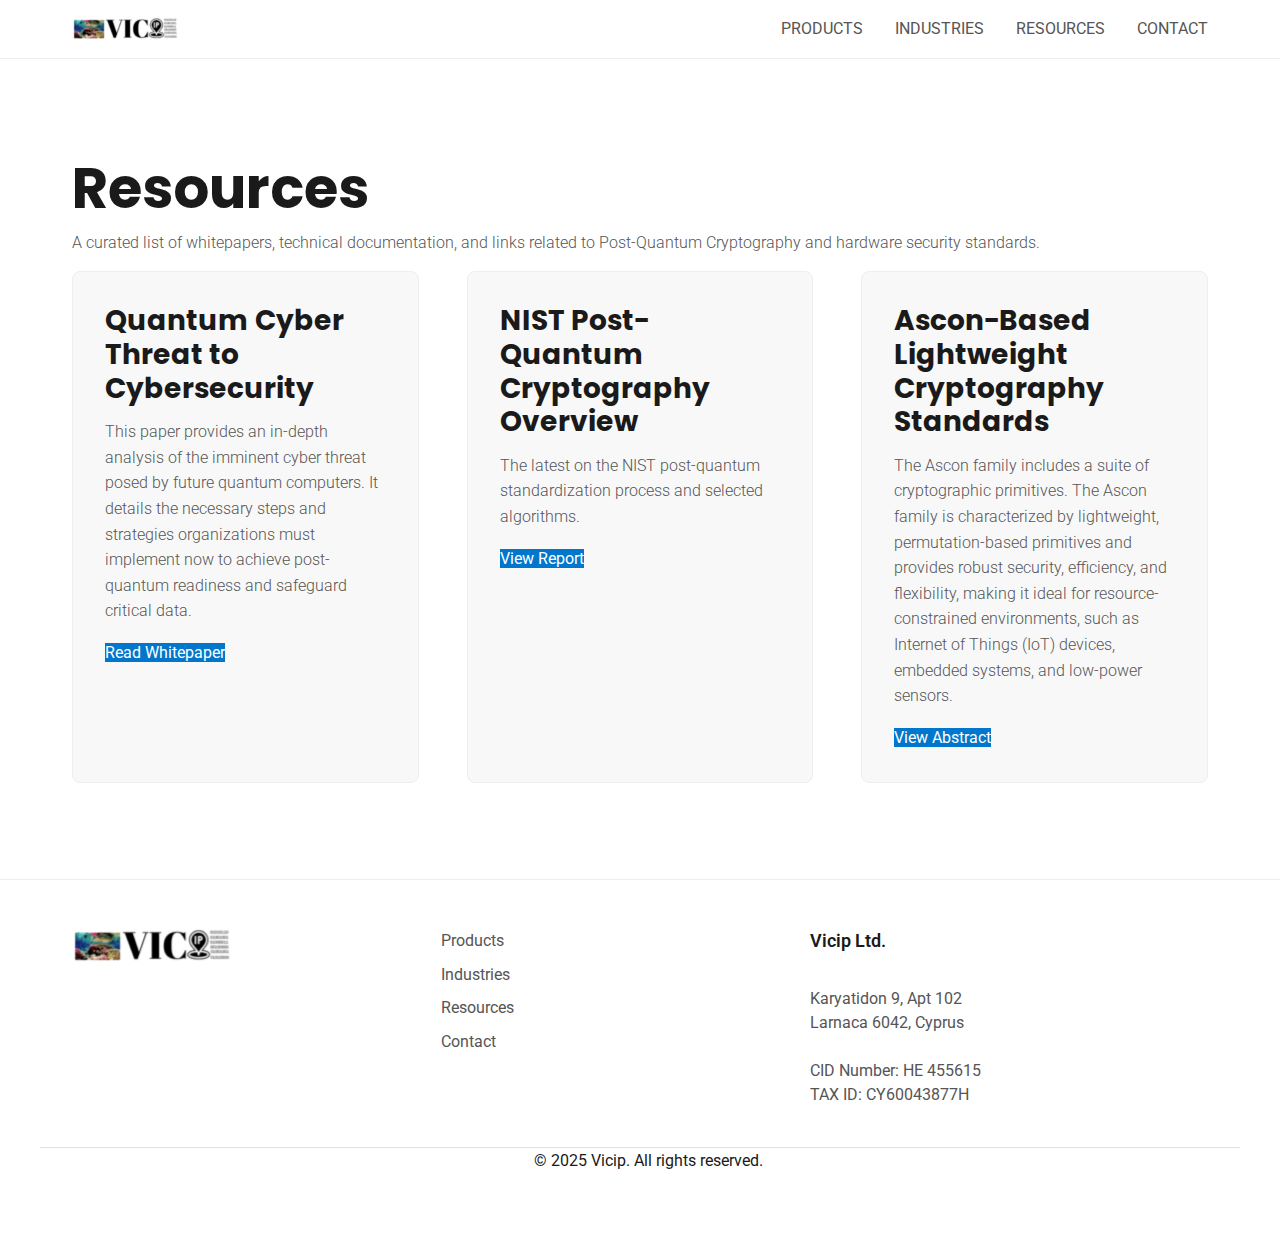
<file: resources.html>
<!DOCTYPE html>
<html lang="en">
<head>
    <!-- Google tag (gtag.js) -->
    <link rel="canonical" href="https://www.vic-ip.com/resources.html/" />
    <script async src="https://www.googletagmanager.com/gtag/js?id=G-3DBSX8DK7Z"></script>
    <script>
      window.dataLayer = window.dataLayer || [];
      function gtag(){dataLayer.push(arguments);}
      gtag('js', new Date());
    
      gtag('config', 'G-3DBSX8DK7Z');
    </script>
    <meta charset="UTF-8">
    <meta name="viewport" content="width=device-width, initial-scale=1.0">
    <title>Vicip | Resources</title>
    
    <link href="https://fonts.googleapis.com/css2?family=Poppins:wght@400;600;700&family=Roboto:wght@300;400;500&display=swap" rel="stylesheet">
    
    <link rel="stylesheet" href="styles.css">
</head>
<body>

    <header class="header">
        <div class="container navbar">
            <a href="index.html" class="logo">
                <img src="vicip_logo.png" alt="Vicip Logo" class="logo-img">
            </a>
            
            <nav class="nav-links">
                <a href="products.html">PRODUCTS</a>
                <a href="industries.html">INDUSTRIES</a>
                <a href="resources.html">RESOURCES</a>
                <a href="contact.html">CONTACT</a>
            </nav>
        </div>
    </header>

    <section class="resources-content">
        <div class="container">
            <h1>Resources</h1>
            <p>
                A curated list of whitepapers, technical documentation, and links related to 
                Post-Quantum Cryptography and hardware security standards.
            </p>
            
            <div class="grid-3">
                <div class="card">
                    <h3>Quantum Cyber Threat to Cybersecurity</h3>
                    <p>This paper provides an in-depth analysis of the imminent cyber threat posed by future quantum computers. It details the necessary steps and strategies organizations must implement now to achieve post-quantum readiness and safeguard critical data.</p>
                    <a href="https://www.deloitte.com/content/dam/assets-shared/en_gb/legacy/docs/research/2022/gx-risk-deloitte-quantum-cyber-readiness-perspective-2022.pdf" class="btn-primary">Read Whitepaper</a>
                </div>

                <div class="card">
                    <h3>NIST Post-Quantum Cryptography Overview</h3>
                    <p>The latest on the NIST post-quantum standardization process and selected algorithms.</p>
                    <a href="https://csrc.nist.gov/projects/post-quantum-cryptography" class="btn-primary">View Report</a>
                </div>
                
                <div class="card">
                    <h3>Ascon-Based Lightweight Cryptography Standards</h3>
                    <p>The Ascon family includes a suite of cryptographic primitives. The Ascon family is characterized by lightweight, permutation-based primitives and provides robust security, efficiency, and flexibility, making it ideal for resource-constrained environments, such as Internet of Things (IoT) devices, embedded systems, and low-power sensors.</p>
                    <a href="https://csrc.nist.gov/pubs/sp/800/232/final" class="btn-primary">View Abstract</a>
                </div>
                
            </div>

        </div>
    </section>

    <footer class="footer">
        <div class="container footer-content">
            <div class="footer-logo">
                <a href="index.html"> <img src="vicip_logo.png" alt="Vicip Logo" class="footer-img">
                </a>
            </div>

            <div class="footer-links">
                <a href="products.html">Products</a>
                <a href="industries.html">Industries</a>
                <a href="resources.html">Resources</a>
                <a href="contact.html">Contact</a>
            </div>

            <div class="footer-address">
                <strong>Vicip Ltd.</strong><br>
                Karyatidon 9, Apt 102<br>
                Larnaca 6042, Cyprus<br>
                                     <br>
                CID Number: HE 455615<br>
                TAX ID: CY60043877H
            </div>
        </div>

        <div class="container footer-copyright">
            &copy; 2025 Vicip. All rights reserved.
        </div>
    </footer>

</body>
</html>
</file>
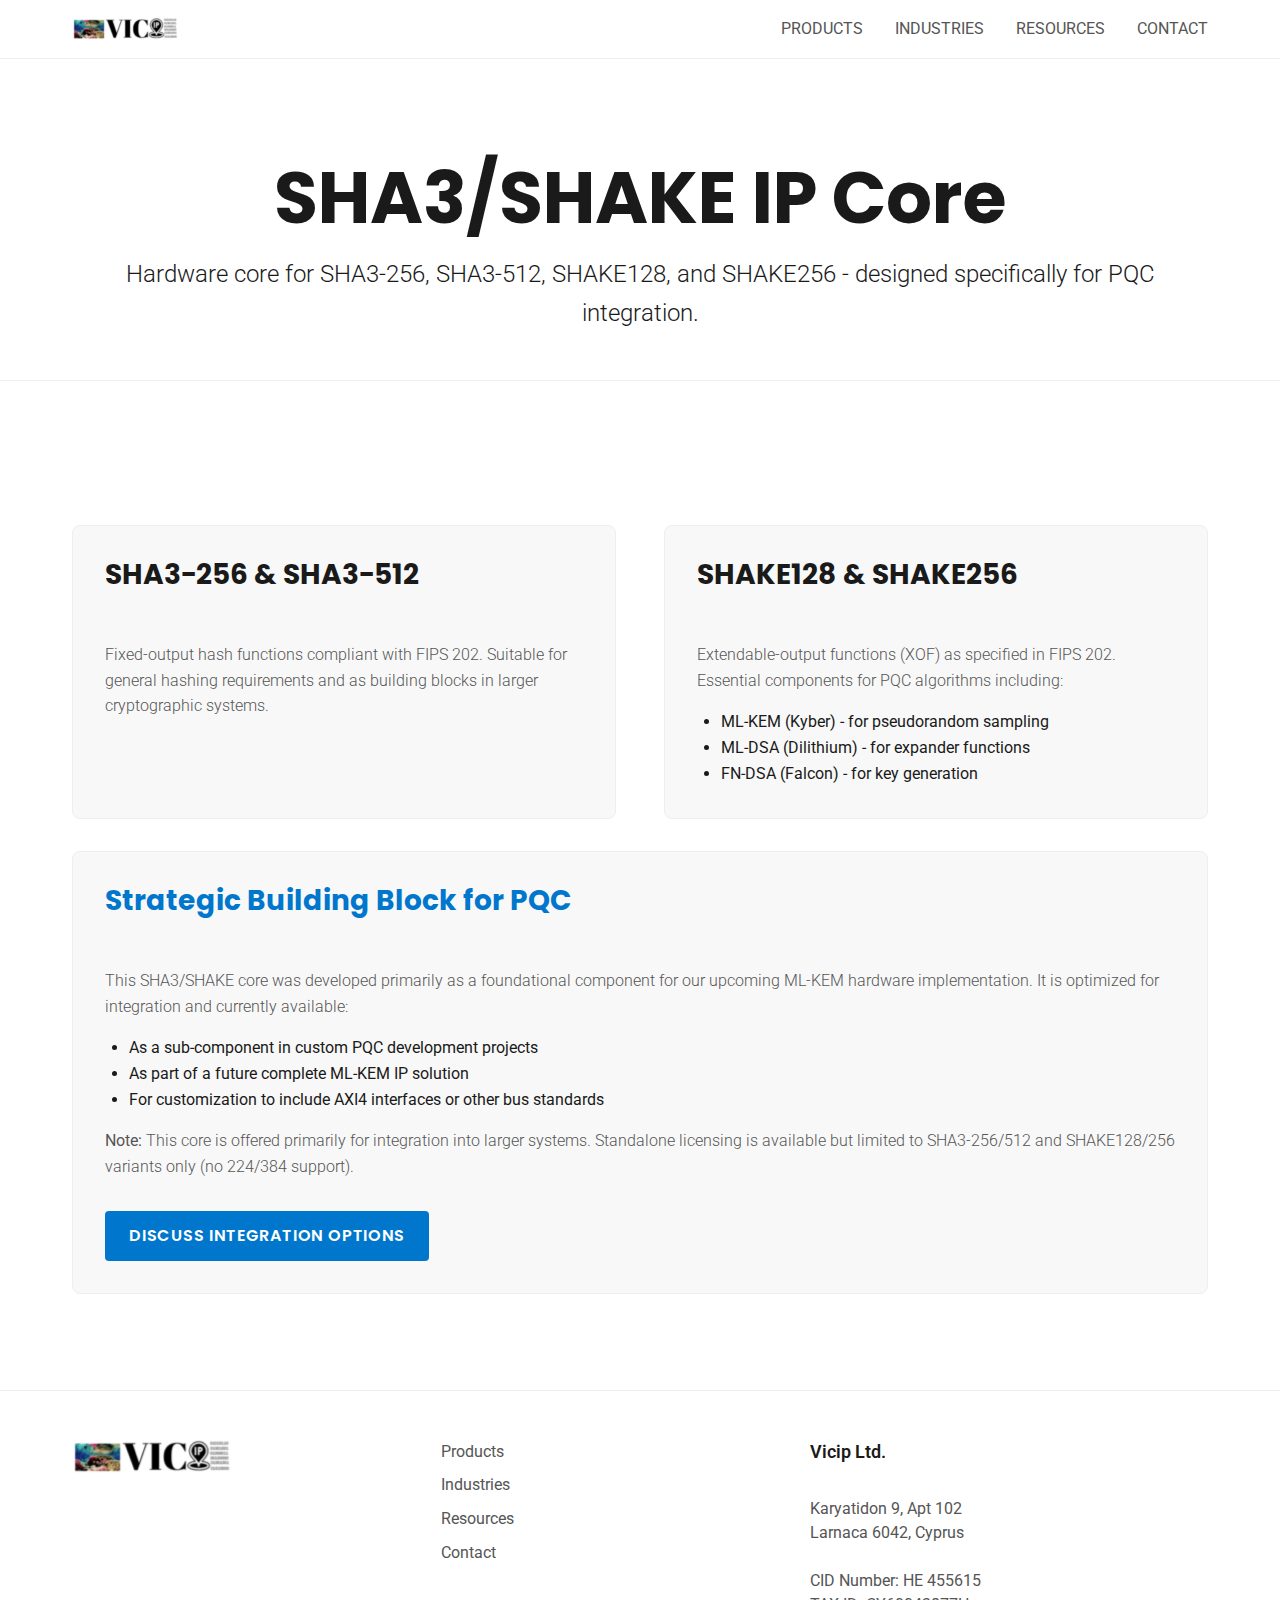
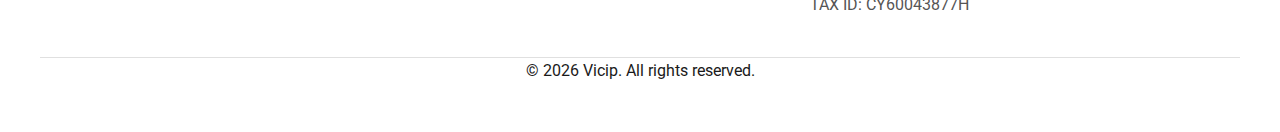
<file: sha3-core.html>
<!DOCTYPE html>
<html lang="en">
<head>
    <!-- Google tag (gtag.js) -->
    <script async src="https://www.googletagmanager.com/gtag/js?id=G-3DBSX8DK7Z"></script>
    <script>
      window.dataLayer = window.dataLayer || [];
      function gtag(){dataLayer.push(arguments);}
      gtag('js', new Date());
      gtag('config', 'G-3DBSX8DK7Z');
    </script>
    <link rel="canonical" href="https://vic-ip.com/sha3-core.html" />
    <meta charset="UTF-8">
    <meta name="viewport" content="width=device-width, initial-scale=1.0">
    <meta name="description" content="SHA3 and SHAKE IP core for PQC implementations. Supports SHA3-256/512 and SHAKE128/256, optimized for ML-KEM integration." />

    <title>Vicip | SHA3/SHAKE IP Core for PQC</title>
    
    <link href="https://fonts.googleapis.com/css2?family=Poppins:wght@400;600;700&family=Roboto:wght@300;400;500&display=swap" rel="stylesheet">
    <link rel="stylesheet" href="styles.css">
</head>
<body>

    <header class="header">
        <div class="container navbar">
            <a href="/" class="logo">
                <img src="vicip_logo.png" alt="Vicip Logo" class="logo-img">
            </a>
            
            <nav class="nav-links">
                <a href="products.html">PRODUCTS</a>
                <a href="industries.html">INDUSTRIES</a>
                <a href="resources.html">RESOURCES</a>
                <a href="contact.html">CONTACT</a>
            </nav>
        </div>
    </header>

    <section class="hero">
        <div class="container">
            <h1>SHA3/SHAKE IP Core</h1>
            <p>Hardware core for SHA3-256, SHA3-512, SHAKE128, and SHAKE256 - designed specifically for PQC integration.</p>
        </div>
    </section>

    <section class="product-listing">
        <div class="container">
            <div class="grid-2">
                <div class="card product-card">
                    <h3>SHA3-256 & SHA3-512</h3>
                    <p>Fixed-output hash functions compliant with FIPS 202. Suitable for general hashing requirements and as building blocks in larger cryptographic systems.</p>
                </div>

                <div class="card product-card">
                    <h3>SHAKE128 & SHAKE256</h3>
                    <p>Extendable-output functions (XOF) as specified in FIPS 202. Essential components for PQC algorithms including:</p>
                    <ul style="margin-top: 0.5rem; margin-left: 1.5rem;">
                        <li>ML-KEM (Kyber) - for pseudorandom sampling</li>
                        <li>ML-DSA (Dilithium) - for expander functions</li>
                        <li>FN-DSA (Falcon) - for key generation</li>
                    </ul>
                </div>
            </div>

            <div class="card product-card" style="margin-top: 2rem; background-color: var(--color-hover);">
                <h3 style="color: var(--color-accent);">Strategic Building Block for PQC</h3>
                <p>This SHA3/SHAKE core was developed primarily as a foundational component for our upcoming ML-KEM hardware implementation. It is optimized for integration and currently available:</p>
                <ul style="margin: 1rem 0 1rem 1.5rem;">
                    <li>As a sub-component in custom PQC development projects</li>
                    <li>As part of a future complete ML-KEM IP solution</li>
                    <li>For customization to include AXI4 interfaces or other bus standards</li>
                </ul>
                <p><strong>Note:</strong> This core is offered primarily for integration into larger systems. Standalone licensing is available but limited to SHA3-256/512 and SHAKE128/256 variants only (no 224/384 support).</p>
                <a href="contact.html" class="btn btn-primary" style="margin-top: 1rem;">DISCUSS INTEGRATION OPTIONS</a>
            </div>
        </div>
    </section>

    <footer class="footer">
        <div class="container footer-content">
            <div class="footer-logo">
                <a href="/"> <img src="vicip_logo.png" alt="Vicip Logo" class="footer-img">
                </a>
            </div>

            <div class="footer-links">
                <a href="products.html">Products</a>
                <a href="industries.html">Industries</a>
                <a href="resources.html">Resources</a>
                <a href="contact.html">Contact</a>
            </div>

            <div class="footer-address">
                <strong>Vicip Ltd.</strong><br>
                Karyatidon 9, Apt 102<br>
                Larnaca 6042, Cyprus<br><br>
                CID Number: HE 455615<br>
                TAX ID: CY60043877H
            </div>
        </div>

        <div class="container footer-copyright">
            &copy; 2026 Vicip. All rights reserved.
        </div>
    </footer>

</body>
</html>
</file>
<file: styles.css>
/* --- 1. Global Setup and Variables --- */

:root {
    /* Base Color Palette (Inverted from original site for white BG) */
    --color-background: #FFFFFF;    /* White (Primary BG) */
    --color-text-primary: #1A1A1A;  /* Near Black (Primary Text) */
    --color-text-secondary: #555555;/* Dark Gray (Secondary Text/Details) */
    --color-accent: #0077CC;        /* Bright Blue (Accent Color for links/buttons) */
    --color-border: #EEEEEE;        /* Light Gray (Subtle dividers) */
    --color-hover: #F8F8F8;         /* Very Light Gray (Hover effect BG/Card BG) */
    --color-dark-bg: #1A1A1A;       /* Near Black (New Callout Background) */

    /* Typography */
    --font-heading: 'Poppins', sans-serif;
    --font-body: 'Roboto', sans-serif;
    --font-size-base: 16px;
}

/* Reset basic margins and box-sizing */
*, *::before, *::after {
    box-sizing: border-box;
    margin: 0;
    padding: 0;
}

body {
    background-color: var(--color-background);
    color: var(--color-text-primary);
    font-family: var(--font-body); /* Should now correctly load Roboto */
    font-size: var(--font-size-base);
    line-height: 1.6;
    scroll-behavior: smooth;
}

/* --- 2. Typography and Headings --- */

h1, h2, h3, h4, h5, h6 {
    font-family: var(--font-heading); /* Should now correctly load Poppins */
    color: var(--color-text-primary);
    line-height: 1.2;
    margin-bottom: 0.5em;
    font-weight: 700;
}

h1 { 
    font-size: 3.5rem; 
    /* Aggressively reduce space below the main title */
    margin-bottom: 0.5rem; /* Reduced from original 0.5em to a smaller rem value */
}
h2 { font-size: 2.5rem; border-bottom: 2px solid var(--color-border); padding-bottom: 0.2em; }
h3 { font-size: 1.75rem; }

p {
    color: var(--color-text-secondary);
    margin-bottom: 1em;
    font-weight: 300; 
}

a {
    color: var(--color-accent);
    text-decoration: none;
    transition: color 0.3s ease;
}

a:hover {
    color: #004A80; 
    text-decoration: underline;
}

/* --- 3. Layout Structure (Containers and Sections) --- */

.container {
    /* Critical: Ensures it behaves like a centered box */
    display: block !important; 
    
    max-width: 1200px !important; 
    margin: 0 auto !important;    
    padding: 0 2rem;
}

/* Moved specific dark-callout .container styling to its own section */

section {
    padding: 6rem 0; 
    border-bottom: 1px solid var(--color-border);
}


/* --- 4. Navigation Bar --- */

.header {
    background-color: var(--color-background);
    padding: 1rem 0;
    border-bottom: 1px solid var(--color-border);
    position: sticky;
    top: 0;
    z-index: 1000;
}

.navbar {
    display: flex !important;
    justify-content: space-between !important;
    align-items: center !important;
    width: 100%;
}

.logo { 
    display: flex;
    align-items: center;
    flex-shrink: 0; /* Prevent logo from shrinking */
    /* Updated href for logo to point to index.html */
}

.header .logo-img {
    height: 24px; /* Default size for header */
    width: auto;
}

.nav-links {
    display: flex !important;
    align-items: center;
    gap: 2rem;
    margin-left: auto; /* Push to right */
    flex-shrink: 0; /* Prevent nav from shrinking */
}

.nav-links a {
    color: var(--color-text-secondary);
    font-size: 1rem;
    transition: color 0.3s ease;
    white-space: nowrap;
}

.nav-links a:hover {
    color: var(--color-accent);
}

/* --- 5. Geometric/Card Elements --- */

.card {
    background-color: var(--color-hover); 
    padding: 2rem;
    border-radius: 8px;
    border: 1px solid var(--color-border);
    transition: background-color 0.3s ease;
    min-height: 250px;
}

.card:hover {
    background-color: var(--color-background);
    box-shadow: 0 4px 15px rgba(0, 0, 0, 0.08); 
}

.grid-3 {
    display: grid;
    grid-template-columns: repeat(auto-fit, minmax(300px, 1fr));
    gap: 3rem;
}

.grid-2 {
    display: grid;
    /* Creates two columns of roughly equal size, adapting for smaller screens */
    grid-template-columns: repeat(auto-fit, minmax(400px, 1fr)); 
    gap: 3rem;
    margin-top: 3rem;
}

/* Optional: Minor adjustments for product card aesthetics */
.product-card h3 {
    min-height: 2.5em; /* Ensure headings align vertically */
}

/* --- 6. Buttons and CTAs --- */

.btn {
    display: inline-block;
    padding: 0.75rem 1.5rem;
    border-radius: 4px;
    font-family: var(--font-heading);
    font-weight: 600;
    text-transform: uppercase;
    letter-spacing: 0.05em;
    cursor: pointer;
    transition: background-color 0.3s ease, transform 0.1s ease;
}

.btn-primary {
    background-color: var(--color-accent);
    color: var(--color-background); 
    border: none;
}

.btn-primary:hover {
    background-color: #005A99; 
    text-decoration: none;
}

.btn-secondary {
    background-color: transparent;
    color: var(--color-background); /* White text */
    border: 2px solid var(--color-accent); /* Blue border */
}

.btn-secondary:hover {
    background-color: var(--color-accent); 
    color: var(--color-background);
    text-decoration: none;
}

/* --- 8. Specific Hero Section Styling (FIXED FOR GAP) --- */
.hero {
    /* REMOVED: min-height: 80vh; - This was the primary cause of the gap. */
    
    /* Using padding-top/bottom to control space instead of min-height */
    padding-top: 6rem; 
    padding-bottom: 2rem !important; /* Small padding kept for minimal separation */
    
    /* Ensure the section behaves normally */
    display: block; /* Changed from flex for simpler layout when no min-height */
    text-align: center;
}

.hero h1 {
    font-size: 4.5rem;
    font-weight: 700;
    margin-bottom: 0.2em;
}

.hero p {
    font-size: 1.5rem;
    /* This margin is now effective */
    margin-bottom: 1rem; 
    color: var(--color-text-primary); 
}

/* --- 9. FIXED DARK CALLOUT SECTION (Black Box Fix) --- */

.dark-callout {
    background-color: var(--color-background); /* WHITE background around the box */
    padding: 6rem 0;
    display: flex;
    justify-content: center;
    align-items: center;
}

.dark-callout .container {
    max-width: 900px;
    width: 100%;
    background-color: var(--color-dark-bg); /* BLACK background only for the box */
    border-radius: 12px;
    padding: 4rem 3rem;
    text-align: center;
    box-shadow: 0 10px 30px rgba(0, 0, 0, 0.1);
}

.dark-callout .callout-title {
    color: #FFFFFF;
    font-size: 2.5rem;
    margin-bottom: 1rem;
    border-bottom: none;
}

.dark-callout .callout-subtitle {
    color: #CCCCCC;
    font-family: var(--font-body);
    font-weight: 400;
    font-size: 1.25rem;
    margin-bottom: 2rem;
}

.dark-callout .callout-content {
    color: #E0E0E0;
    max-width: 800px;
    margin: 0 auto 2.5rem auto;
    font-weight: 400;
    line-height: 1.7;
}

/* --- 10. Image Section Styling (Medium Size) --- */

.image-section {
    /* REDUCE THE GAP: Set a small top padding */
    padding-top: 2rem; 
    padding-bottom: 3rem; 
    text-align: center; 
    border-bottom: 1px solid var(--color-border);
}

.feature-image {
    /* Define a medium size: max width for scaling, fixed height for consistency */
    max-width: 80%; /* Allows image to scale down on smaller screens */
    height: auto; 
    max-height: 400px; /* Limits the vertical size for a medium appearance */
    display: block; /* Makes margin: auto work */
    margin: 0 auto; /* Centers the image */
    border-radius: 8px; /* Optional: Soft rounded corners */
    box-shadow: 0 4px 10px rgba(0, 0, 0, 0.05); /* Optional: Subtle shadow */
}

/* --- 11. NEW WHITE CALLOUT SECTION (Black Text on White Background) --- */
.white-callout {
    background-color: var(--color-background); /* White background for the section */
    padding: 6rem 0;
    border-bottom: 1px solid var(--color-border);
}

/* Update this rule in styles.css */
.white-callout .container {
    /* AGGRESSIVE FIX: Force display: flex to override global .container */
    display: flex !important; 
    justify-content: space-between; 
    align-items: center; 
    gap: 3rem; 
    
    /* Removed flex-wrap: nowrap to prevent horizontal scrolling */
}

/* Update this rule in styles.css */
.white-callout-content {
    /* Set a strict maximum width on the text block. 65% is safe. */
    max-width: 65%; 
    
    /* Allow it to grow or shrink, but prioritize its size */
    flex-basis: 65%;
    flex-grow: 1; 
    flex-shrink: 1; 
    
    text-align: left; 
}
/* Add a media query to force the button below the text on small screens (like phones) */
@media (max-width: 800px) {
    .white-callout .container {
        flex-direction: column; /* Stack vertically on small screens */
        text-align: center;
    }
    .white-callout-content {
        flex-basis: 100%; /* Take up full width when stacked */
        text-align: center;
    }
}

.white-callout-content h2 {
    color: var(--color-text-primary);
    margin-bottom: 1rem;
    border-bottom: none; /* Remove border from H2 in this section */
}

.white-callout-content p {
    color: var(--color-text-secondary);
    margin-bottom: 0; /* No bottom margin if followed by a button or more text */
}

.white-callout .btn-primary {
    flex-shrink: 0; /* Prevent the button from shrinking */
    /* Using btn-primary, which is blue with white text */
}

/* --- 12. Contact Form Styling --- */
/* --- 12. Contact Form Styling (REVISED FOR SIMPLE LAYOUT) --- */

#contact-us .container {
    max-width: 1000px !important; /* Slightly narrower container for focus */
}

.contact-layout {
    margin-top: 3rem; 
    align-items: flex-start; 
}

/* Style for the Left Column text */
.contact-info h2 {
    border-bottom: none; /* Remove the H2 border from this page's main title */
}

.contact-info .intro-text {
    font-size: 1.5rem;
    font-weight: 300;
    margin-bottom: 3rem;
    color: var(--color-text-primary);
}

.contact-info .address-text {
    font-size: 1rem;
    line-height: 1.5;
    color: var(--color-text-secondary);
}

.contact-info .address-text strong {
    color: var(--color-text-primary);
    font-weight: 700;
    display: block; /* Make the title a block element */
    margin-top: 1rem;
}


/* Style for the Right Contact Box */
.contact-details-box {
    /* Uses the .card styling */
    padding: 2.5rem; 
    height: fit-content; /* Ensure box doesn't stretch unnecessarily */
}

.contact-details-box h3 {
    border-bottom: 2px solid var(--color-border); 
    padding-bottom: 0.5rem;
    margin-bottom: 2rem;
}

.contact-details-box p {
    margin-bottom: 1.5rem;
}

.contact-details-box p strong {
    font-weight: 600;
    color: var(--color-text-primary);
}

/* --- 7. Footer --- */

/* --- 13. Structured Footer Styling --- */

/* Reset the main footer padding/text alignment */
.footer {
    padding: 3rem 0; 
    text-align: left; /* Change from center to left */
}

/* Container for the 3-column layout */
.footer-content {
    display: flex !important;
    justify-content: space-between;
    align-items: flex-start;
    padding-bottom: 2.5rem; /* Space before copyright divider */
    border-bottom: 1px solid #E0E0E0; /* Light divider line */
    margin-bottom: 1.5rem; /* Space after divider */
}

.footer-logo {
    flex-basis: 25%;
    flex-shrink: 0;
}

.footer .footer-logo .footer-img {
    height: 36px !important;
    width: auto;
}

.footer-links {
    display: flex;
    flex-direction: column; /* Stack links vertically */
    gap: 0.5rem;
    flex-basis: 25%;
}

.footer-links a {
    color: var(--color-text-secondary);
    font-size: 1rem;
    white-space: nowrap;
}

.footer-links a:hover {
    color: var(--color-accent);
    text-decoration: none;
}

.footer-address {
    flex-basis: 35%;
    line-height: 1.5;
    color: var(--color-text-secondary);
}

.footer-address strong {
    color: var(--color-text-primary);
    font-weight: 600;
    font-size: 1.1rem;
    margin-bottom: 0.5rem;
    display: block; /* Make the name a block element for spacing */
}

.footer-copyright {
    text-align: center; /* Center the copyright text */
    padding: 0 2rem;
}

/* Responsive adjustment for small screens */
@media (max-width: 768px) {
    .footer-content {
        flex-direction: column;
        align-items: center;
        text-align: center;
        gap: 2rem;
    }
    .footer-logo, .footer-links, .footer-address {
        flex-basis: 100%;
    }
    .footer-links {
        align-items: center;
    }
}
</file>
